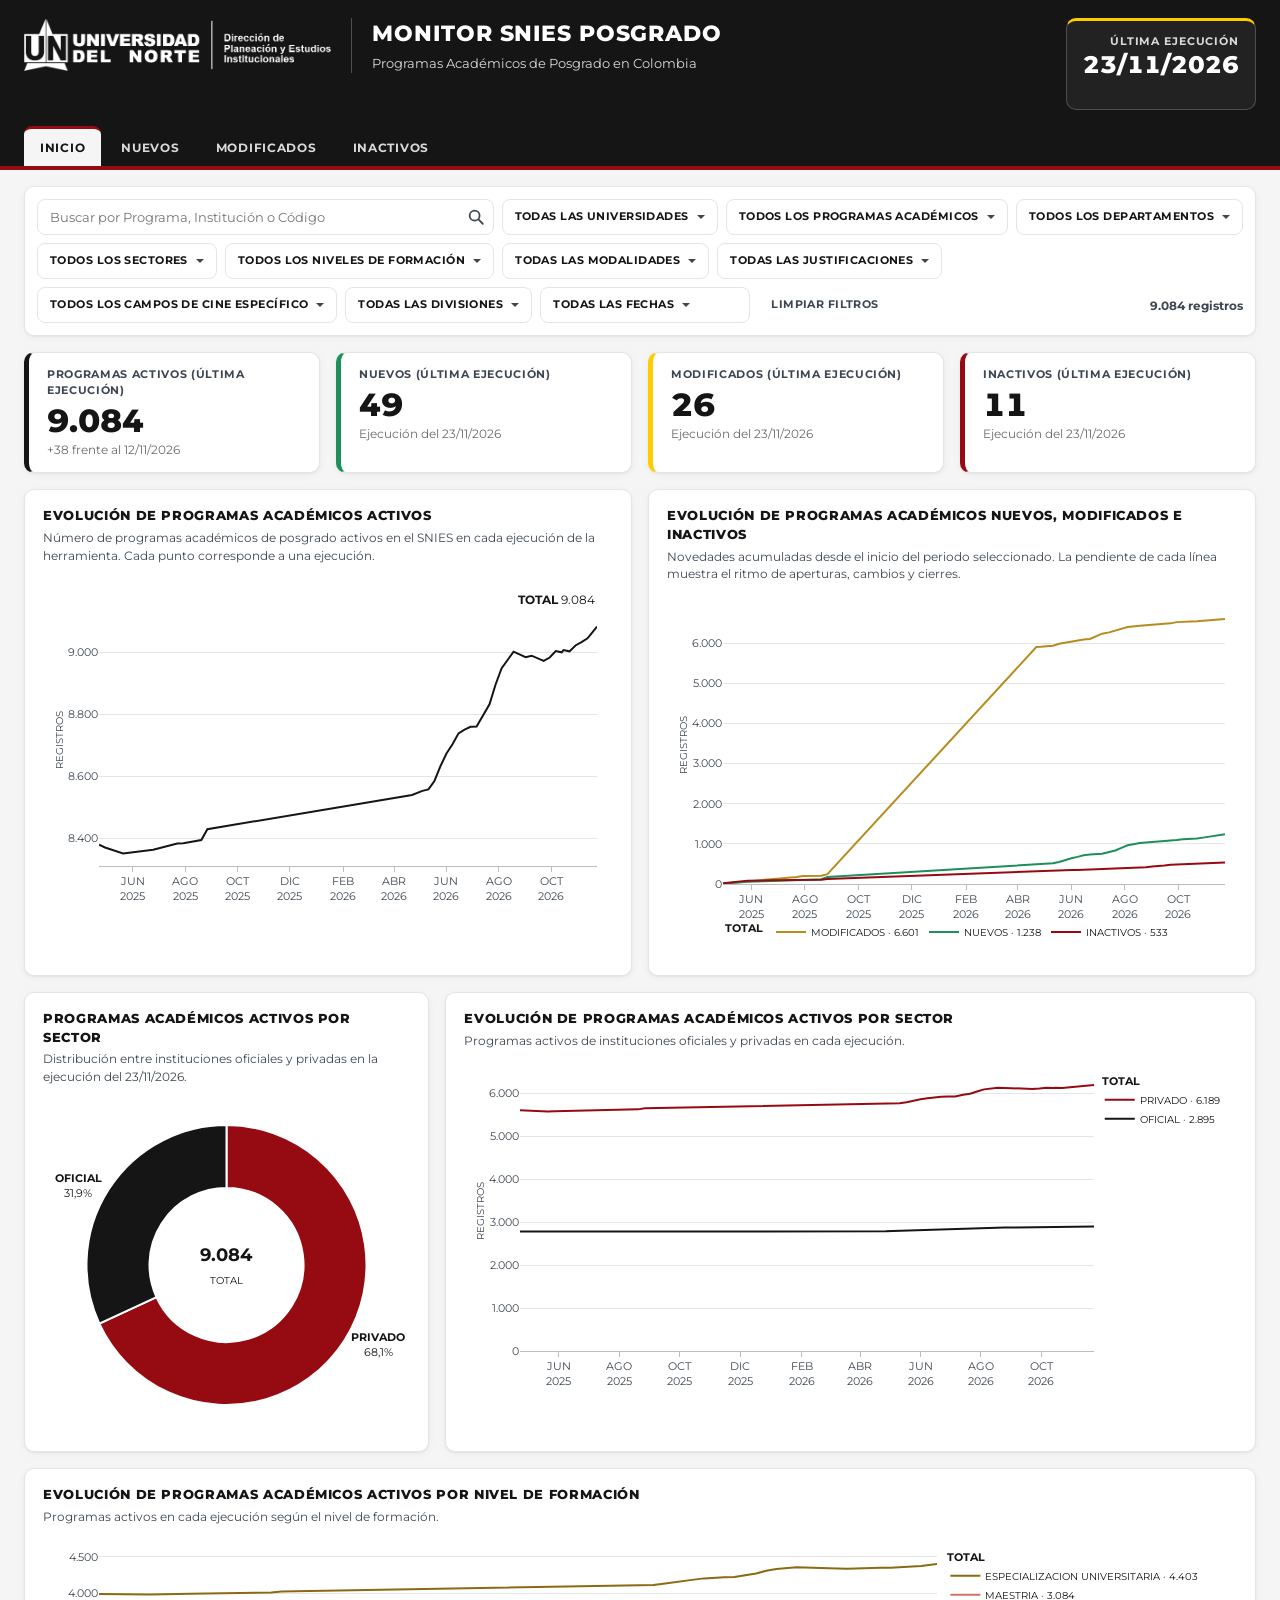
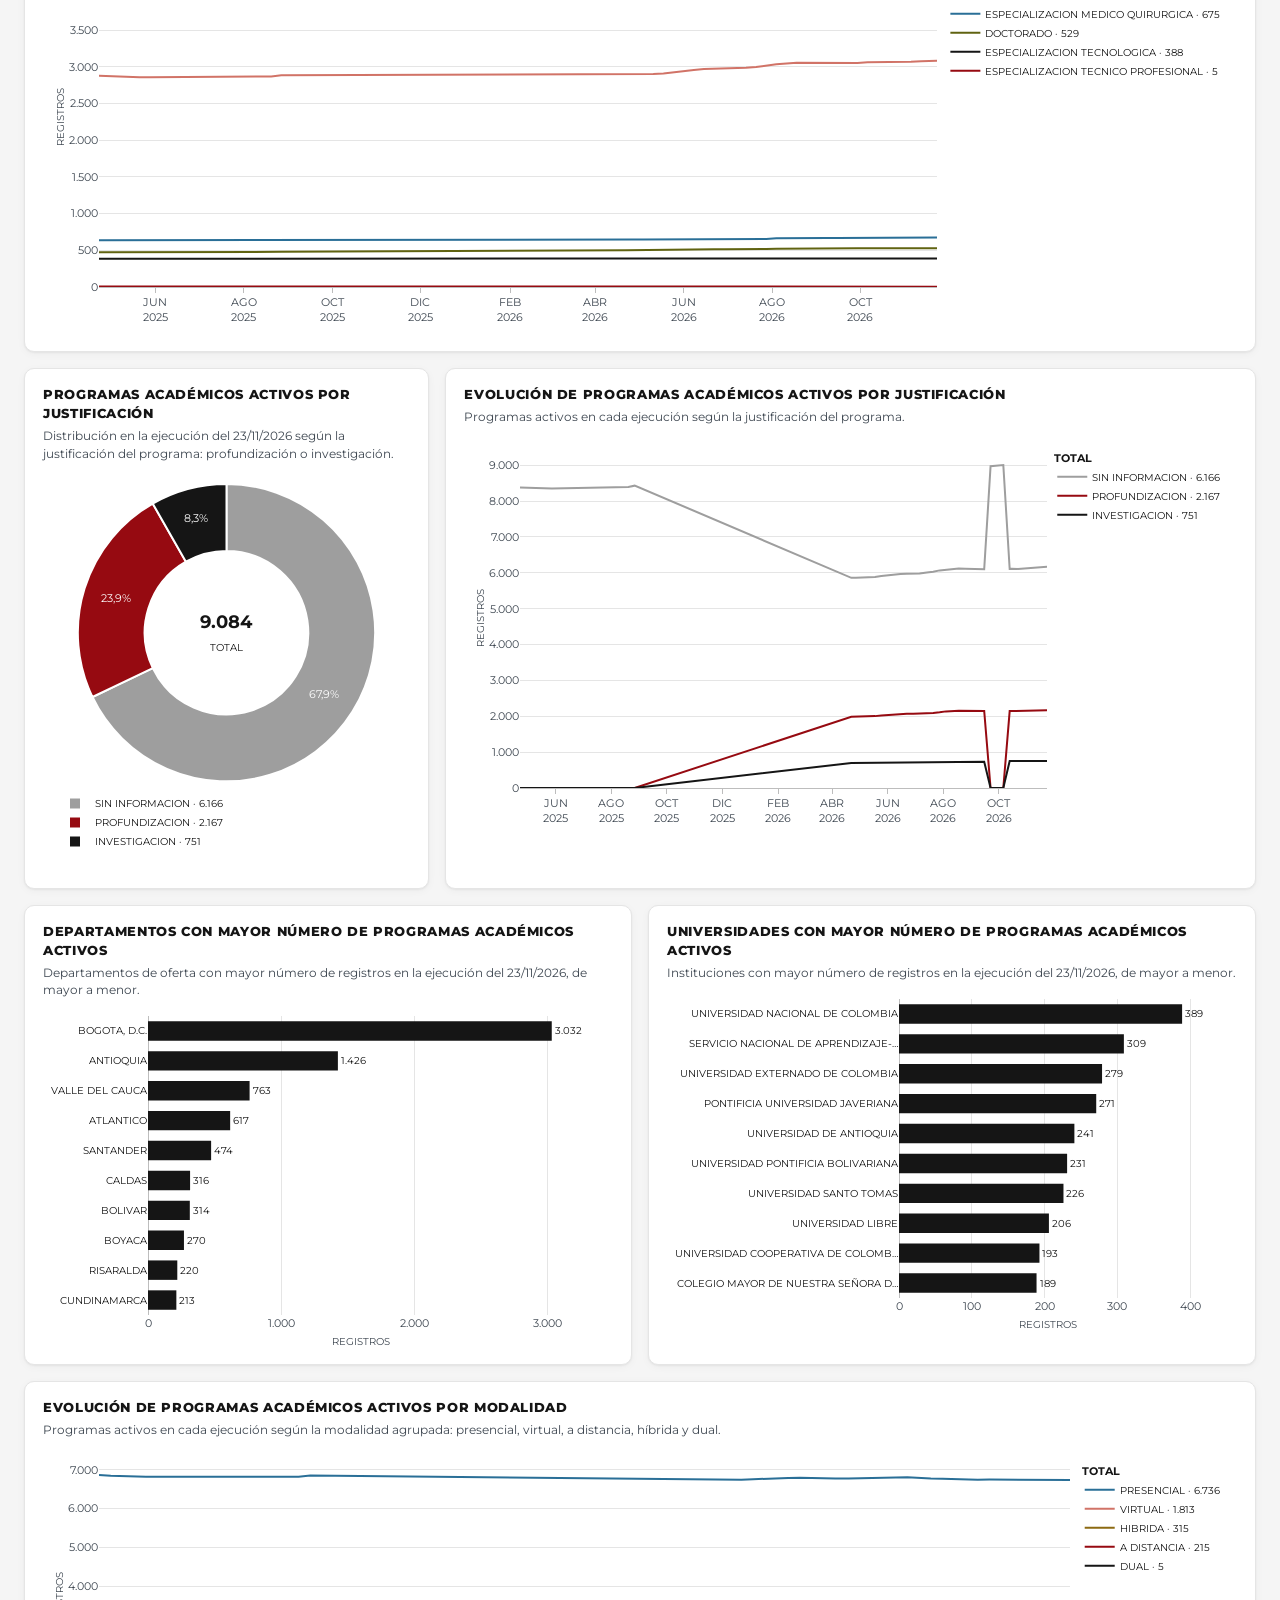
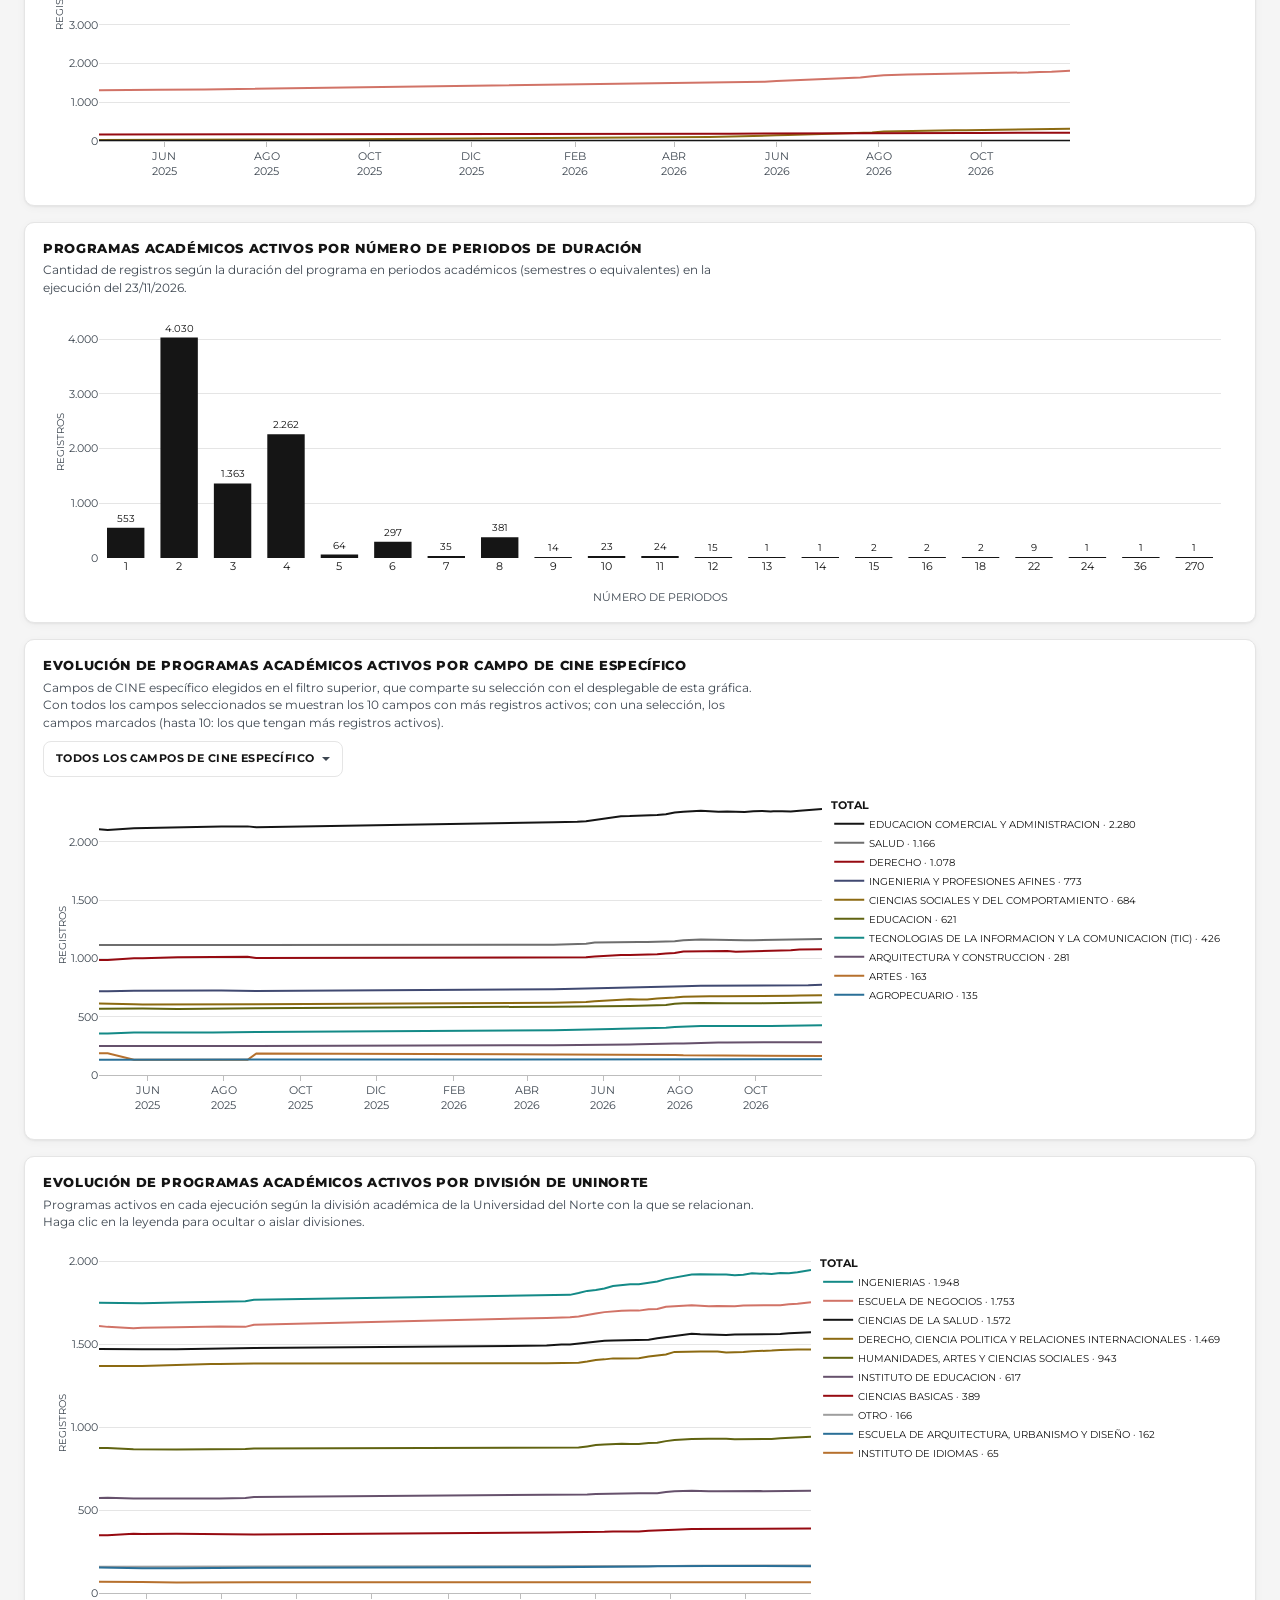
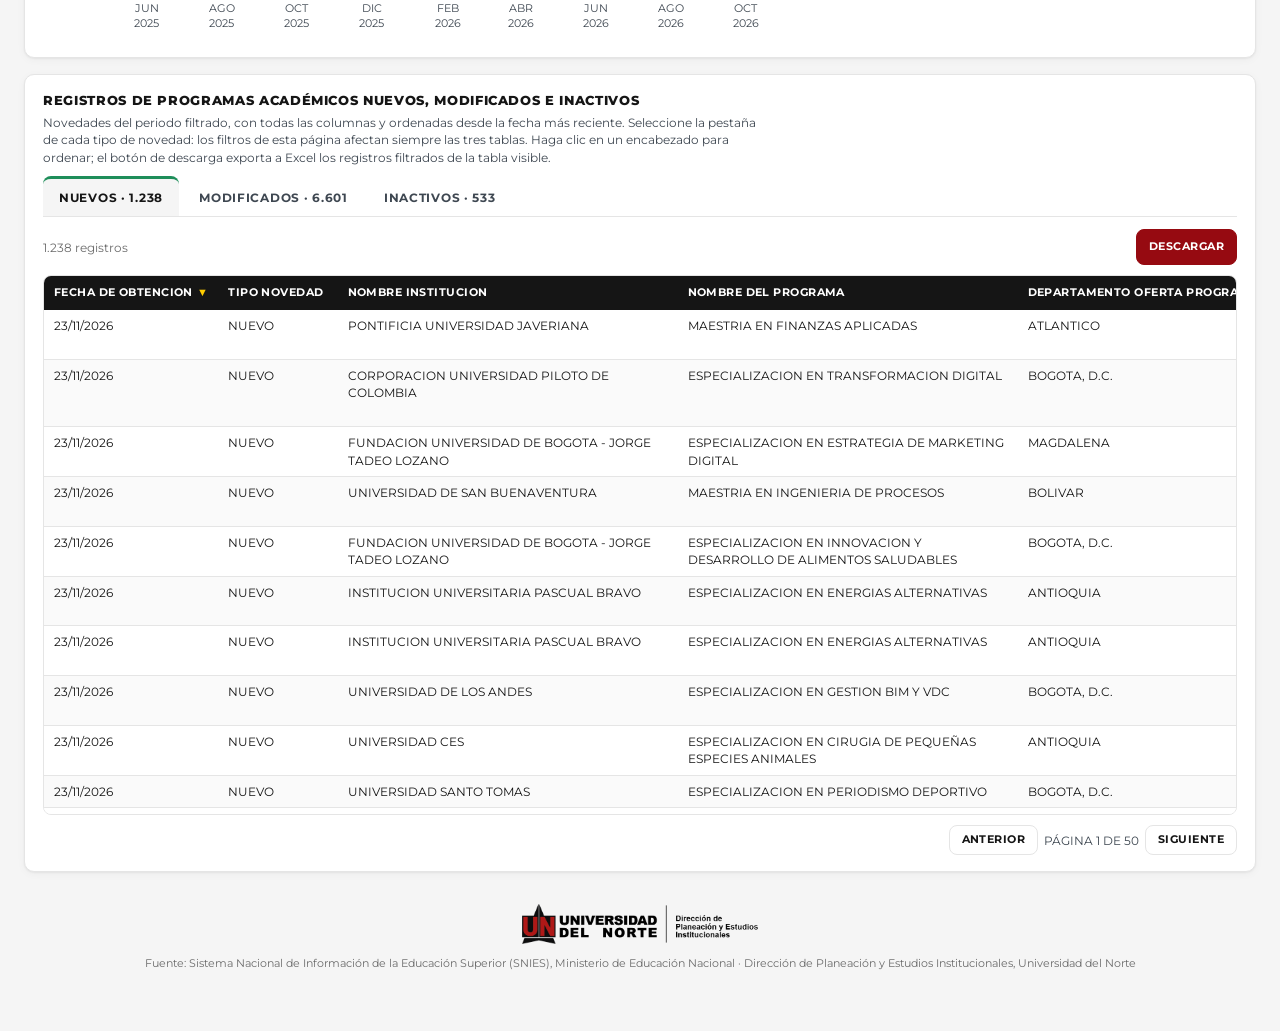
<file: docs/index.html>
<!doctype html>
<html lang="es">
<head>
  <meta charset="utf-8">
  <meta name="viewport" content="width=device-width, initial-scale=1">
  <meta http-equiv="Content-Security-Policy" content="default-src 'self'; script-src 'self' 'sha256-gjXxiS69dR/BRgSzjknAPkC+18MpMmNdqCZ+U6WG0dw='; style-src 'self' 'unsafe-inline'; img-src 'self' data: blob:; font-src 'self'; connect-src 'self'; worker-src 'self' blob:; object-src 'none'; base-uri 'self'; form-action 'none'">
  <title>PROGRAMAS ACADÉMICOS ACTIVOS</title>
  <meta name="description" content="Monitor de programas académicos de posgrado en Colombia (SNIES)">
  <meta name="referrer" content="strict-origin-when-cross-origin">
  <link rel="icon" href="assets/img/favicon-uninorte.ico" sizes="32x32">
  <link rel="preload" href="assets/fuentes/montserrat-latin.woff2" as="font" type="font/woff2" crossorigin>
  <link rel="stylesheet" href="assets/vendor/flatpickr/flatpickr.min.css?v=a67742a9db">
  <link rel="stylesheet" href="assets/estilos.css?v=6e487552b2">
  <script type="importmap">
    { "imports": {
      "write-excel-file/browser": "./assets/vendor/write-excel-file/browser/index.js",
      "fflate": "./assets/vendor/fflate/esm/browser.js"
    } }
  </script>
</head>
<body>
  <header class="encabezado">
    <div class="encabezado-int">
      <div class="enc-fila">
        <div class="enc-marca">
          <img class="enc-logo" src="assets/img/logo-uninorte-direccion-blanco.png" width="307" height="52" alt="Universidad del Norte">
          <div class="enc-textos">
            <h1 class="enc-titulo">MONITOR SNIES POSGRADO</h1>
          <p class="enc-sub">Programas Académicos de Posgrado en Colombia</p>
          </div>
        </div>
        <div class="enc-total"><div class="et">ÚLTIMA EJECUCIÓN</div><div class="ev" id="ultima">–</div><div class="es"></div></div>
      </div>
      <nav class="nav" aria-label="Apartados">
        <a href="index.html" class="activa" aria-current="page">INICIO</a>
        <a href="nuevos.html">NUEVOS</a>
        <a href="modificados.html">MODIFICADOS</a>
        <a href="inactivos.html">INACTIVOS</a>
      </nav>
    </div>
  </header>

  <main class="contenido">
    <div id="filtros"></div>

        <section class="kpis" aria-label="Indicadores de la última ejecución del periodo filtrado">
          <div class="kpi"><div class="kpi-et">PROGRAMAS ACTIVOS (ÚLTIMA EJECUCIÓN)</div><div class="kpi-v" id="k-activos">–</div><div class="kpi-s" id="k-activos-s"></div></div>
          <a class="kpi k-nuevos" href="nuevos.html"><div class="kpi-et">NUEVOS (ÚLTIMA EJECUCIÓN)</div><div class="kpi-v" id="k-nuevos">–</div><div class="kpi-s">Ejecución del <span data-fecha-ultima></span></div></a>
          <a class="kpi k-modificados" href="modificados.html"><div class="kpi-et">MODIFICADOS (ÚLTIMA EJECUCIÓN)</div><div class="kpi-v" id="k-modificados">–</div><div class="kpi-s">Ejecución del <span data-fecha-ultima></span></div></a>
          <a class="kpi k-inactivos" href="inactivos.html"><div class="kpi-et">INACTIVOS (ÚLTIMA EJECUCIÓN)</div><div class="kpi-v" id="k-inactivos">–</div><div class="kpi-s">Ejecución del <span data-fecha-ultima></span></div></a>
        </section>
    
    <div class="fila dos">
      <section class="tarjeta" aria-labelledby="t-g-activos">
        <h2 class="tarjeta-tit" id="t-g-activos">EVOLUCIÓN DE PROGRAMAS ACADÉMICOS ACTIVOS</h2>
        <p class="tarjeta-sub">Número de programas académicos de posgrado activos en el SNIES en cada ejecución de la herramienta. Cada punto corresponde a una ejecución.</p>
        <div class="grafica " id="g-activos" role="img" aria-label="Evolución de programas académicos activos"></div>
      </section>
      <section class="tarjeta" aria-labelledby="t-g-novedades">
        <h2 class="tarjeta-tit" id="t-g-novedades">EVOLUCIÓN DE PROGRAMAS ACADÉMICOS NUEVOS, MODIFICADOS E INACTIVOS</h2>
        <p class="tarjeta-sub">Novedades acumuladas desde el inicio del periodo seleccionado. La pendiente de cada línea muestra el ritmo de aperturas, cambios y cierres.</p>
        <div class="grafica " id="g-novedades" role="img" aria-label="Evolución de programas académicos nuevos, modificados e inactivos"></div>
      </section>
    </div>
    <div class="fila tercio">
      <section class="tarjeta" aria-labelledby="t-g-sector">
        <h2 class="tarjeta-tit" id="t-g-sector">PROGRAMAS ACADÉMICOS ACTIVOS POR SECTOR</h2>
        <p class="tarjeta-sub">Distribución entre instituciones oficiales y privadas en la ejecución del <span data-fecha-corte></span>.</p>
        <div class="grafica " id="g-sector" role="img" aria-label="Programas académicos activos por sector"></div>
      </section>
      <section class="tarjeta" aria-labelledby="t-g-sector-evol">
        <h2 class="tarjeta-tit" id="t-g-sector-evol">EVOLUCIÓN DE PROGRAMAS ACADÉMICOS ACTIVOS POR SECTOR</h2>
        <p class="tarjeta-sub">Programas activos de instituciones oficiales y privadas en cada ejecución.</p>
        <div class="grafica " id="g-sector-evol" role="img" aria-label="Evolución de programas académicos activos por sector"></div>
      </section>
    </div>
    <div class="fila">
      <section class="tarjeta" aria-labelledby="t-g-nivel-evol">
        <h2 class="tarjeta-tit" id="t-g-nivel-evol">EVOLUCIÓN DE PROGRAMAS ACADÉMICOS ACTIVOS POR NIVEL DE FORMACIÓN</h2>
        <p class="tarjeta-sub">Programas activos en cada ejecución según el nivel de formación.</p>
        <div class="grafica alta" id="g-nivel-evol" role="img" aria-label="Evolución de programas académicos activos por nivel de formación"></div>
      </section>
    </div>
    <div class="fila tercio">
      <section class="tarjeta" aria-labelledby="t-g-justificacion">
        <h2 class="tarjeta-tit" id="t-g-justificacion">PROGRAMAS ACADÉMICOS ACTIVOS POR JUSTIFICACIÓN</h2>
        <p class="tarjeta-sub">Distribución en la ejecución del <span data-fecha-corte></span> según la justificación del programa: profundización o investigación.</p>
        <div class="grafica alta" id="g-justificacion" role="img" aria-label="Programas académicos activos por justificación"></div>
      </section>
      <section class="tarjeta" aria-labelledby="t-g-justificacion-evol">
        <h2 class="tarjeta-tit" id="t-g-justificacion-evol">EVOLUCIÓN DE PROGRAMAS ACADÉMICOS ACTIVOS POR JUSTIFICACIÓN</h2>
        <p class="tarjeta-sub">Programas activos en cada ejecución según la justificación del programa.</p>
        <div class="grafica alta" id="g-justificacion-evol" role="img" aria-label="Evolución de programas académicos activos por justificación"></div>
      </section>
    </div>
    <div class="fila dos">
      <section class="tarjeta" aria-labelledby="t-g-deptos">
        <h2 class="tarjeta-tit" id="t-g-deptos">DEPARTAMENTOS CON MAYOR NÚMERO DE PROGRAMAS ACADÉMICOS ACTIVOS</h2>
        <p class="tarjeta-sub">Departamentos de oferta con mayor número de registros en la ejecución del <span data-fecha-corte></span>, de mayor a menor.</p>
        <div class="grafica " id="g-deptos" role="img" aria-label="Departamentos con mayor número de programas académicos activos"></div>
      </section>
      <section class="tarjeta" aria-labelledby="t-g-univ">
        <h2 class="tarjeta-tit" id="t-g-univ">UNIVERSIDADES CON MAYOR NÚMERO DE PROGRAMAS ACADÉMICOS ACTIVOS</h2>
        <p class="tarjeta-sub">Instituciones con mayor número de registros en la ejecución del <span data-fecha-corte></span>, de mayor a menor.</p>
        <div class="grafica " id="g-univ" role="img" aria-label="Universidades con mayor número de programas académicos activos"></div>
      </section>
    </div>
    <div class="fila">
      <section class="tarjeta" aria-labelledby="t-g-modalidad">
        <h2 class="tarjeta-tit" id="t-g-modalidad">EVOLUCIÓN DE PROGRAMAS ACADÉMICOS ACTIVOS POR MODALIDAD</h2>
        <p class="tarjeta-sub">Programas activos en cada ejecución según la modalidad agrupada: presencial, virtual, a distancia, híbrida y dual.</p>
        <div class="grafica " id="g-modalidad" role="img" aria-label="Evolución de programas académicos activos por modalidad"></div>
      </section>
    </div>
    <div class="fila">
      <section class="tarjeta" aria-labelledby="t-g-periodos">
        <h2 class="tarjeta-tit" id="t-g-periodos">PROGRAMAS ACADÉMICOS ACTIVOS POR NÚMERO DE PERIODOS DE DURACIÓN</h2>
        <p class="tarjeta-sub">Cantidad de registros según la duración del programa en periodos académicos (semestres o equivalentes) en la ejecución del <span data-fecha-corte></span>.</p>
        <div class="grafica baja" id="g-periodos" role="img" aria-label="Programas académicos activos por número de periodos de duración"></div>
      </section>
    </div>
    <div class="fila">
      <section class="tarjeta" aria-labelledby="t-g-cine">
        <h2 class="tarjeta-tit" id="t-g-cine">EVOLUCIÓN DE PROGRAMAS ACADÉMICOS ACTIVOS POR CAMPO DE CINE ESPECÍFICO</h2>
        <p class="tarjeta-sub">Campos de CINE específico elegidos en el filtro superior, que comparte su selección con el desplegable de esta gráfica. Con todos los campos seleccionados se muestran los 10 campos con más registros activos; con una selección, los campos marcados (hasta 10: los que tengan más registros activos).</p>
        <div id="cine-ctrl"></div>
        <div class="grafica " id="g-cine" role="img" aria-label="Evolución de programas académicos activos por campo de cine específico"></div>
      </section>
    </div>
    <div class="fila">
      <section class="tarjeta" aria-labelledby="t-g-division">
        <h2 class="tarjeta-tit" id="t-g-division">EVOLUCIÓN DE PROGRAMAS ACADÉMICOS ACTIVOS POR DIVISIÓN DE UNINORTE</h2>
        <p class="tarjeta-sub">Programas activos en cada ejecución según la división académica de la Universidad del Norte con la que se relacionan. Haga clic en la leyenda para ocultar o aislar divisiones.</p>
        <div class="grafica alta" id="g-division" role="img" aria-label="Evolución de programas académicos activos por división de uninorte"></div>
      </section>
    </div>
    <section class="tarjeta" aria-labelledby="t-novedades">
      <h2 class="tarjeta-tit" id="t-novedades">REGISTROS DE PROGRAMAS ACADÉMICOS NUEVOS, MODIFICADOS E INACTIVOS</h2>
      <p class="tarjeta-sub">Novedades del periodo filtrado, con todas las columnas y ordenadas desde la fecha más reciente. Seleccione la pestaña de cada tipo de novedad: los filtros de esta página afectan siempre las tres tablas. Haga clic en un encabezado para ordenar; el botón de descarga exporta a Excel los registros filtrados de la tabla visible.</p>
      <div class="tabs" role="tablist" aria-label="Tipo de novedad"><button type="button" role="tab" class="tab t-nuevos" id="tab-nuevos" data-tab="nuevos" aria-controls="panel-nuevos" aria-selected="true" tabindex="0">NUEVOS · <span data-n-tab="nuevos">–</span></button><button type="button" role="tab" class="tab t-modificados" id="tab-modificados" data-tab="modificados" aria-controls="panel-modificados" aria-selected="false" tabindex="-1">MODIFICADOS · <span data-n-tab="modificados">–</span></button><button type="button" role="tab" class="tab t-inactivos" id="tab-inactivos" data-tab="inactivos" aria-controls="panel-inactivos" aria-selected="false" tabindex="-1">INACTIVOS · <span data-n-tab="inactivos">–</span></button></div>
      <div role="tabpanel" id="panel-nuevos" aria-labelledby="tab-nuevos"><div id="tabla-nuevos"></div></div>
      <div role="tabpanel" id="panel-modificados" aria-labelledby="tab-modificados" hidden><div id="tabla-modificados"></div></div>
      <div role="tabpanel" id="panel-inactivos" aria-labelledby="tab-inactivos" hidden><div id="tabla-inactivos"></div></div>
    </section>
    <img class="pie-logo" src="assets/img/logo-uninorte-direccion-principal.png" width="237" height="40" alt="Universidad del Norte">
    <p class="pie-pagina">Fuente: Sistema Nacional de Información de la Educación Superior (SNIES), Ministerio de Educación Nacional · Dirección de Planeación y Estudios Institucionales, Universidad del Norte</p>
  </main>

  <script src="assets/vendor/plotly/plotly.min.js?v=de3be007a2"></script>
  <script src="assets/vendor/flatpickr/flatpickr.min.js?v=bd04bb4978"></script>
  <script src="assets/vendor/flatpickr/l10n/es.min.js?v=dac7fd9270"></script>
  <script src="data/comun.js?v=8a124df360"></script>
  <script src="data/activos.js?v=e10e5ea0d1"></script>
  <script src="data/nuevos.js?v=2b73b69433"></script>
  <script src="data/modificados.js?v=761796a220"></script>
  <script src="data/inactivos.js?v=8125e4d98d"></script>
  <script src="assets/app.js?v=22cbdebdaf"></script>
  <script src="assets/inicio.js?v=ee495f18a7"></script>
</body>
</html>
</file>
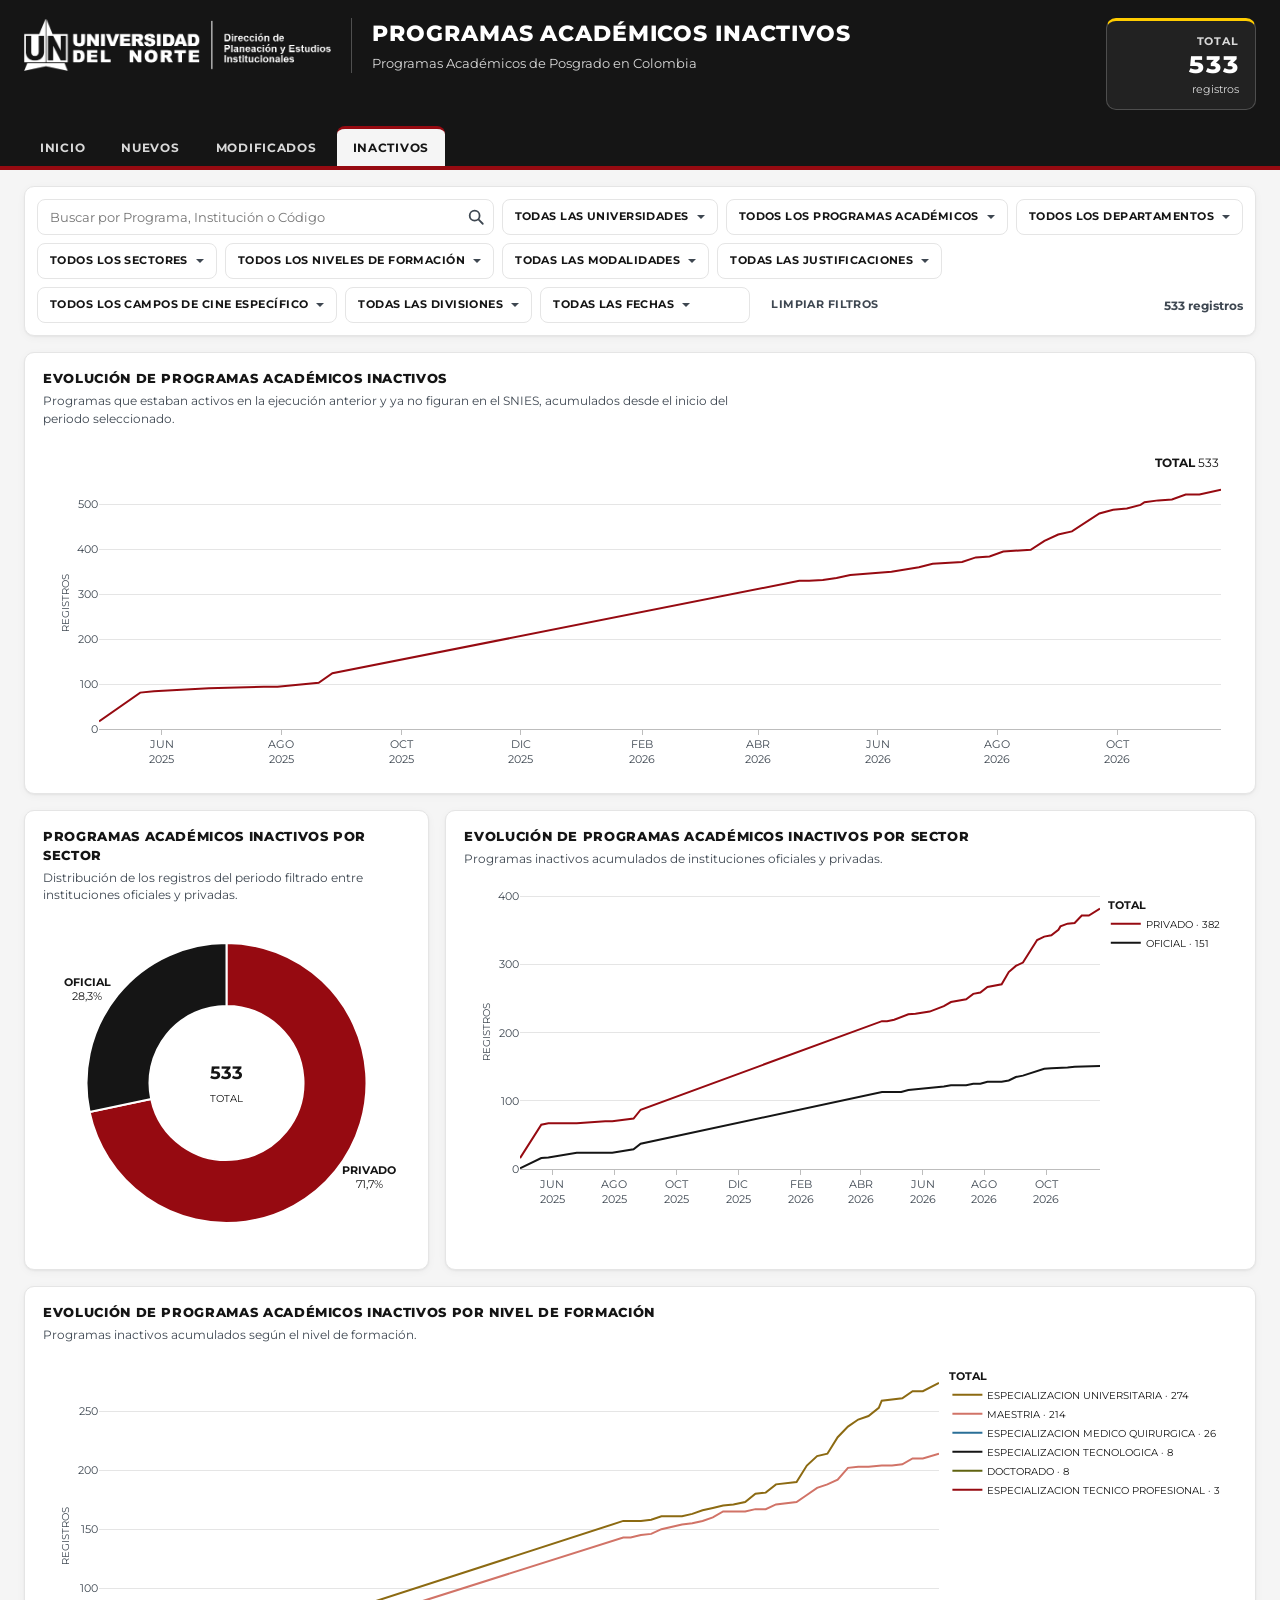
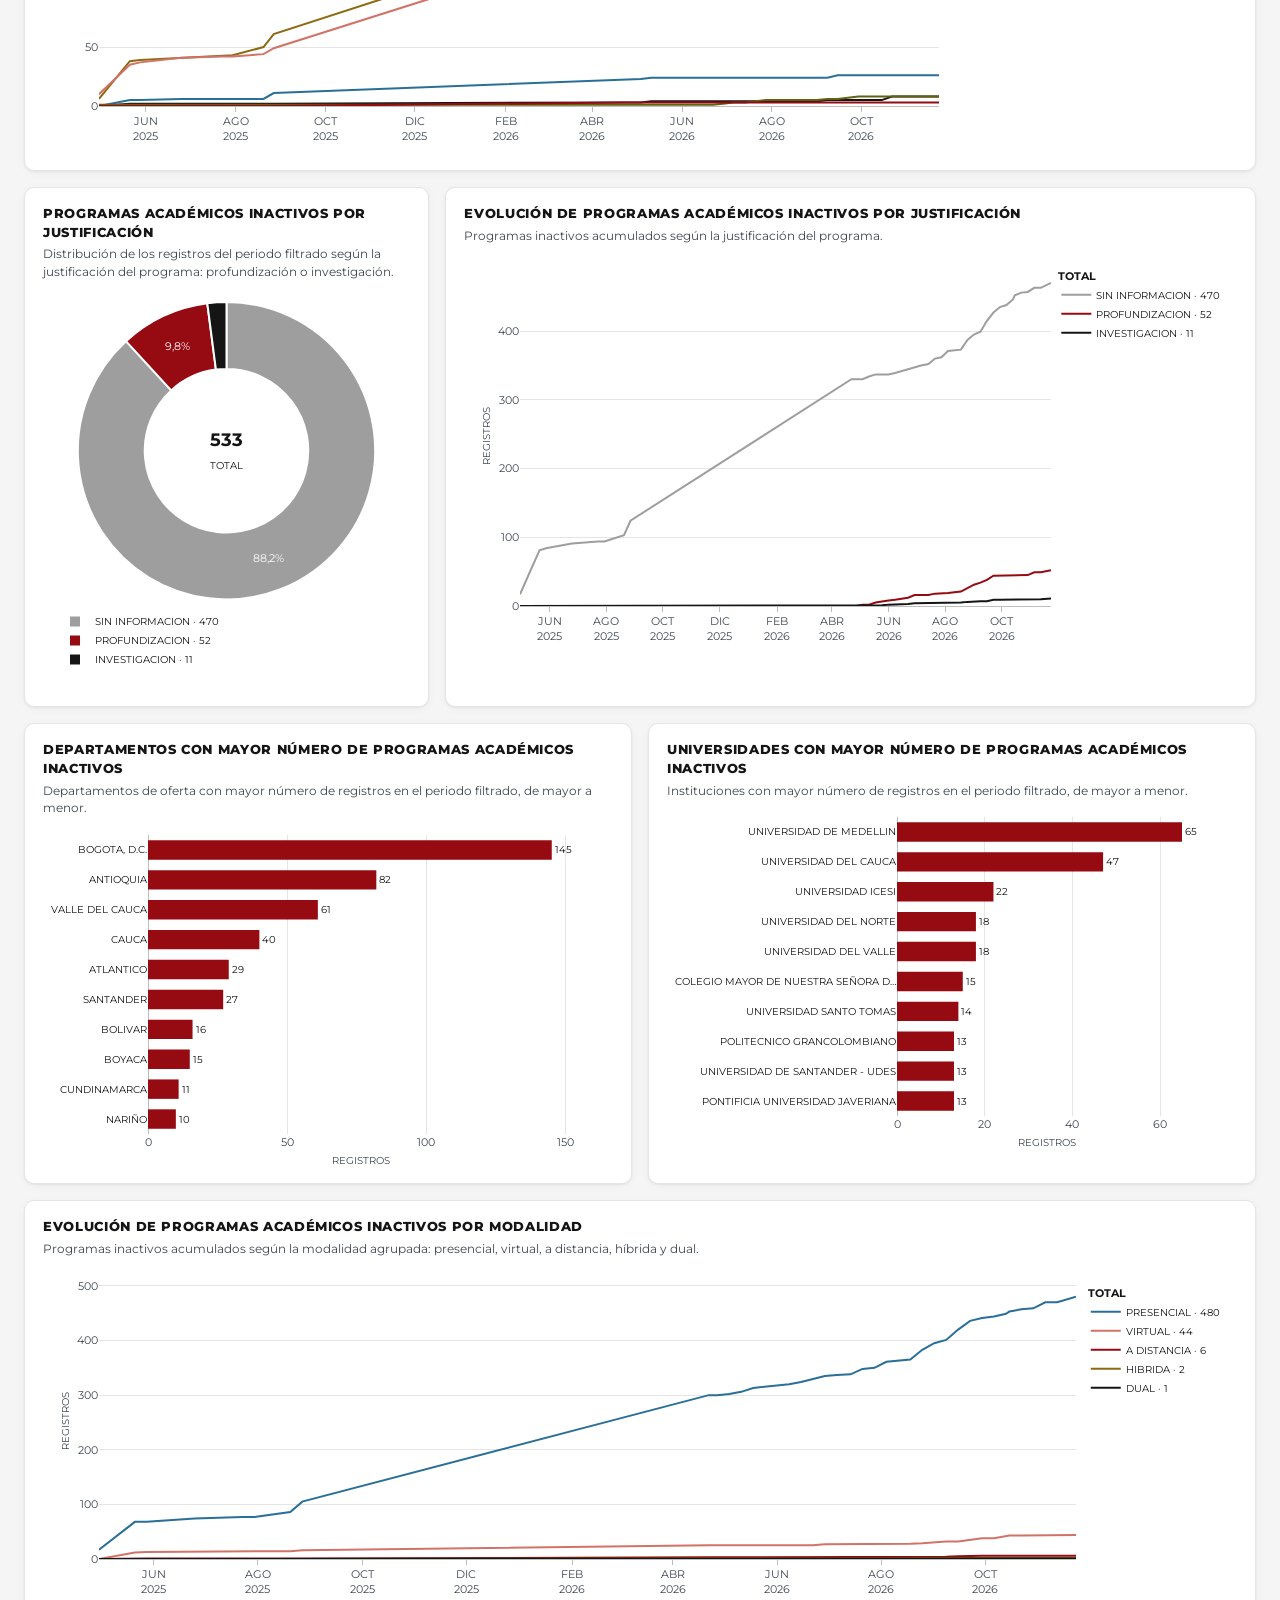
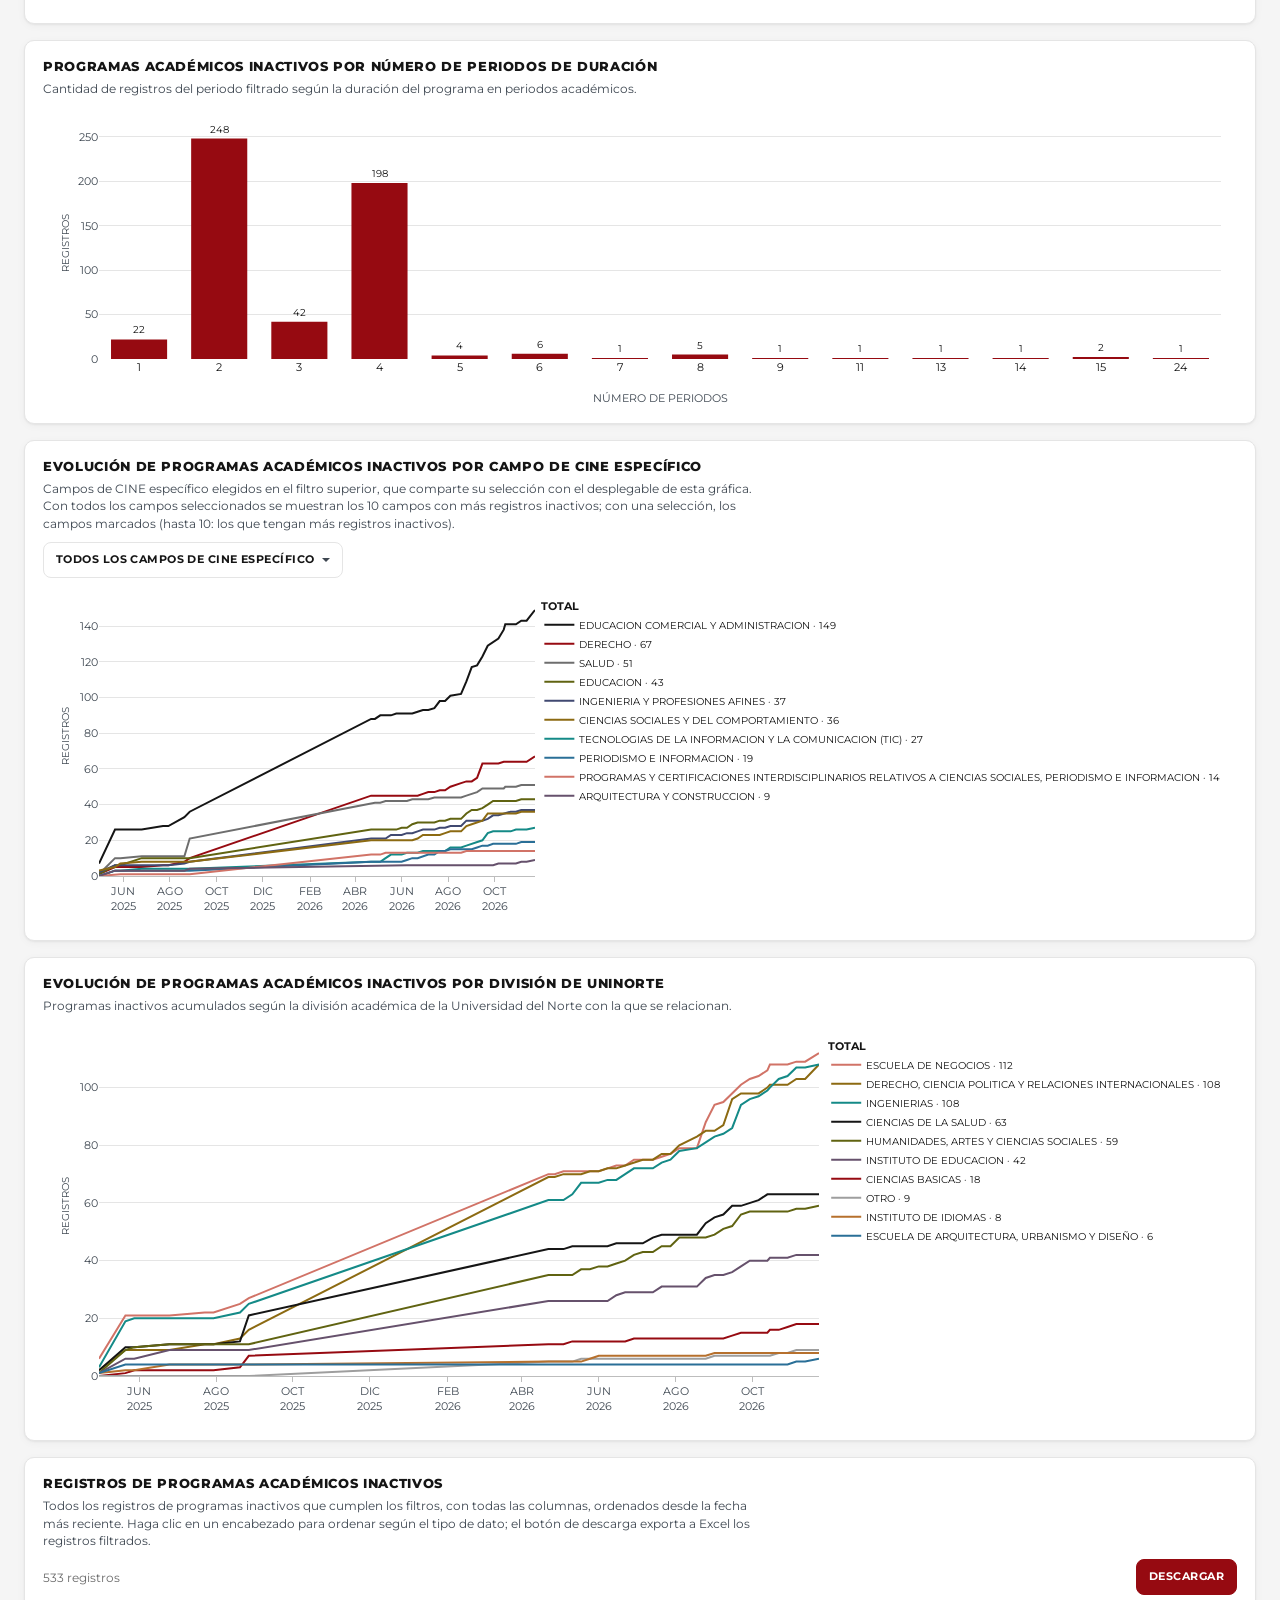
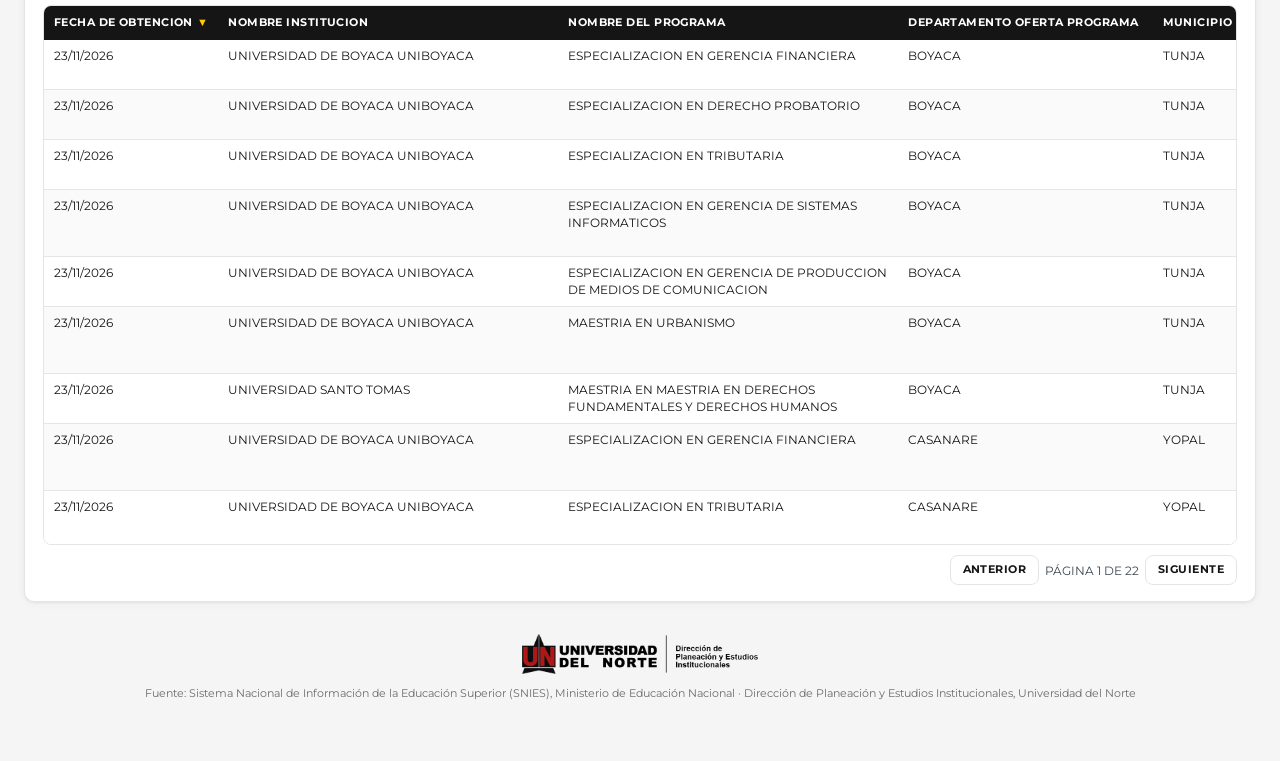
<file: docs/inactivos.html>
<!doctype html>
<html lang="es">
<head>
  <meta charset="utf-8">
  <meta name="viewport" content="width=device-width, initial-scale=1">
  <meta http-equiv="Content-Security-Policy" content="default-src 'self'; script-src 'self' 'sha256-gjXxiS69dR/BRgSzjknAPkC+18MpMmNdqCZ+U6WG0dw='; style-src 'self' 'unsafe-inline'; img-src 'self' data: blob:; font-src 'self'; connect-src 'self'; worker-src 'self' blob:; object-src 'none'; base-uri 'self'; form-action 'none'">
  <title>PROGRAMAS ACADÉMICOS INACTIVOS</title>
  <meta name="description" content="Programas académicos inactivos · Monitor SNIES de programas académicos de posgrado">
  <meta name="referrer" content="strict-origin-when-cross-origin">
  <link rel="icon" href="assets/img/favicon-uninorte.ico" sizes="32x32">
  <link rel="preload" href="assets/fuentes/montserrat-latin.woff2" as="font" type="font/woff2" crossorigin>
  <link rel="stylesheet" href="assets/vendor/flatpickr/flatpickr.min.css?v=a67742a9db">
  <link rel="stylesheet" href="assets/estilos.css?v=6e487552b2">
  <script type="importmap">
    { "imports": {
      "write-excel-file/browser": "./assets/vendor/write-excel-file/browser/index.js",
      "fflate": "./assets/vendor/fflate/esm/browser.js"
    } }
  </script>
</head>
<body data-tipo="inactivos">
  <header class="encabezado">
    <div class="encabezado-int">
      <div class="enc-fila">
        <div class="enc-marca">
          <img class="enc-logo" src="assets/img/logo-uninorte-direccion-blanco.png" width="307" height="52" alt="Universidad del Norte">
          <div class="enc-textos">
            <h1 class="enc-titulo">PROGRAMAS ACADÉMICOS INACTIVOS</h1>
          <p class="enc-sub">Programas Académicos de Posgrado en Colombia</p>
          </div>
        </div>
        <div class="enc-total" aria-live="polite"><div class="et">TOTAL</div><div class="ev" id="total">–</div><div class="es" id="total-s"></div></div>
      </div>
      <nav class="nav" aria-label="Apartados">
        <a href="index.html">INICIO</a>
        <a href="nuevos.html">NUEVOS</a>
        <a href="modificados.html">MODIFICADOS</a>
        <a href="inactivos.html" class="activa" aria-current="page">INACTIVOS</a>
      </nav>
    </div>
  </header>

  <main class="contenido">
    <div id="filtros"></div>

    <div class="fila">
      <section class="tarjeta" aria-labelledby="t-g-evolucion">
        <h2 class="tarjeta-tit" id="t-g-evolucion">EVOLUCIÓN DE PROGRAMAS ACADÉMICOS INACTIVOS</h2>
        <p class="tarjeta-sub">Programas que estaban activos en la ejecución anterior y ya no figuran en el SNIES, acumulados desde el inicio del periodo seleccionado.</p>
        <div class="grafica " id="g-evolucion" role="img" aria-label="Evolución de programas académicos inactivos"></div>
      </section>
    </div>
    <div class="fila tercio">
      <section class="tarjeta" aria-labelledby="t-g-sector">
        <h2 class="tarjeta-tit" id="t-g-sector">PROGRAMAS ACADÉMICOS INACTIVOS POR SECTOR</h2>
        <p class="tarjeta-sub">Distribución de los registros del periodo filtrado entre instituciones oficiales y privadas.</p>
        <div class="grafica " id="g-sector" role="img" aria-label="Programas académicos inactivos por sector"></div>
      </section>
      <section class="tarjeta" aria-labelledby="t-g-sector-evol">
        <h2 class="tarjeta-tit" id="t-g-sector-evol">EVOLUCIÓN DE PROGRAMAS ACADÉMICOS INACTIVOS POR SECTOR</h2>
        <p class="tarjeta-sub">Programas inactivos acumulados de instituciones oficiales y privadas.</p>
        <div class="grafica " id="g-sector-evol" role="img" aria-label="Evolución de programas académicos inactivos por sector"></div>
      </section>
    </div>
    <div class="fila">
      <section class="tarjeta" aria-labelledby="t-g-nivel-evol">
        <h2 class="tarjeta-tit" id="t-g-nivel-evol">EVOLUCIÓN DE PROGRAMAS ACADÉMICOS INACTIVOS POR NIVEL DE FORMACIÓN</h2>
        <p class="tarjeta-sub">Programas inactivos acumulados según el nivel de formación.</p>
        <div class="grafica alta" id="g-nivel-evol" role="img" aria-label="Evolución de programas académicos inactivos por nivel de formación"></div>
      </section>
    </div>
    <div class="fila tercio">
      <section class="tarjeta" aria-labelledby="t-g-justificacion">
        <h2 class="tarjeta-tit" id="t-g-justificacion">PROGRAMAS ACADÉMICOS INACTIVOS POR JUSTIFICACIÓN</h2>
        <p class="tarjeta-sub">Distribución de los registros del periodo filtrado según la justificación del programa: profundización o investigación.</p>
        <div class="grafica alta" id="g-justificacion" role="img" aria-label="Programas académicos inactivos por justificación"></div>
      </section>
      <section class="tarjeta" aria-labelledby="t-g-justificacion-evol">
        <h2 class="tarjeta-tit" id="t-g-justificacion-evol">EVOLUCIÓN DE PROGRAMAS ACADÉMICOS INACTIVOS POR JUSTIFICACIÓN</h2>
        <p class="tarjeta-sub">Programas inactivos acumulados según la justificación del programa.</p>
        <div class="grafica alta" id="g-justificacion-evol" role="img" aria-label="Evolución de programas académicos inactivos por justificación"></div>
      </section>
    </div>
    <div class="fila dos">
      <section class="tarjeta" aria-labelledby="t-g-deptos">
        <h2 class="tarjeta-tit" id="t-g-deptos">DEPARTAMENTOS CON MAYOR NÚMERO DE PROGRAMAS ACADÉMICOS INACTIVOS</h2>
        <p class="tarjeta-sub">Departamentos de oferta con mayor número de registros en el periodo filtrado, de mayor a menor.</p>
        <div class="grafica " id="g-deptos" role="img" aria-label="Departamentos con mayor número de programas académicos inactivos"></div>
      </section>
      <section class="tarjeta" aria-labelledby="t-g-instituciones">
        <h2 class="tarjeta-tit" id="t-g-instituciones">UNIVERSIDADES CON MAYOR NÚMERO DE PROGRAMAS ACADÉMICOS INACTIVOS</h2>
        <p class="tarjeta-sub">Instituciones con mayor número de registros en el periodo filtrado, de mayor a menor.</p>
        <div class="grafica " id="g-instituciones" role="img" aria-label="Universidades con mayor número de programas académicos inactivos"></div>
      </section>
    </div>
    <div class="fila">
      <section class="tarjeta" aria-labelledby="t-g-modalidad">
        <h2 class="tarjeta-tit" id="t-g-modalidad">EVOLUCIÓN DE PROGRAMAS ACADÉMICOS INACTIVOS POR MODALIDAD</h2>
        <p class="tarjeta-sub">Programas inactivos acumulados según la modalidad agrupada: presencial, virtual, a distancia, híbrida y dual.</p>
        <div class="grafica " id="g-modalidad" role="img" aria-label="Evolución de programas académicos inactivos por modalidad"></div>
      </section>
    </div>
    <div class="fila">
      <section class="tarjeta" aria-labelledby="t-g-periodos">
        <h2 class="tarjeta-tit" id="t-g-periodos">PROGRAMAS ACADÉMICOS INACTIVOS POR NÚMERO DE PERIODOS DE DURACIÓN</h2>
        <p class="tarjeta-sub">Cantidad de registros del periodo filtrado según la duración del programa en periodos académicos.</p>
        <div class="grafica baja" id="g-periodos" role="img" aria-label="Programas académicos inactivos por número de periodos de duración"></div>
      </section>
    </div>
    <div class="fila">
      <section class="tarjeta" aria-labelledby="t-g-cine">
        <h2 class="tarjeta-tit" id="t-g-cine">EVOLUCIÓN DE PROGRAMAS ACADÉMICOS INACTIVOS POR CAMPO DE CINE ESPECÍFICO</h2>
        <p class="tarjeta-sub">Campos de CINE específico elegidos en el filtro superior, que comparte su selección con el desplegable de esta gráfica. Con todos los campos seleccionados se muestran los 10 campos con más registros inactivos; con una selección, los campos marcados (hasta 10: los que tengan más registros inactivos).</p>
        <div id="cine-ctrl"></div>
        <div class="grafica " id="g-cine" role="img" aria-label="Evolución de programas académicos inactivos por campo de cine específico"></div>
      </section>
    </div>
    <div class="fila">
      <section class="tarjeta" aria-labelledby="t-g-division">
        <h2 class="tarjeta-tit" id="t-g-division">EVOLUCIÓN DE PROGRAMAS ACADÉMICOS INACTIVOS POR DIVISIÓN DE UNINORTE</h2>
        <p class="tarjeta-sub">Programas inactivos acumulados según la división académica de la Universidad del Norte con la que se relacionan.</p>
        <div class="grafica alta" id="g-division" role="img" aria-label="Evolución de programas académicos inactivos por división de uninorte"></div>
      </section>
    </div>
    <section class="tarjeta" aria-labelledby="t-tabla">
      <h2 class="tarjeta-tit" id="t-tabla">REGISTROS DE PROGRAMAS ACADÉMICOS INACTIVOS</h2>
      <p class="tarjeta-sub">Todos los registros de programas inactivos que cumplen los filtros, con todas las columnas, ordenados desde la fecha más reciente. Haga clic en un encabezado para ordenar según el tipo de dato; el botón de descarga exporta a Excel los registros filtrados.</p>
      <div id="tabla"></div>
    </section>
    <img class="pie-logo" src="assets/img/logo-uninorte-direccion-principal.png" width="237" height="40" alt="Universidad del Norte">
    <p class="pie-pagina">Fuente: Sistema Nacional de Información de la Educación Superior (SNIES), Ministerio de Educación Nacional · Dirección de Planeación y Estudios Institucionales, Universidad del Norte</p>
  </main>

  <script src="assets/vendor/plotly/plotly.min.js?v=de3be007a2"></script>
  <script src="assets/vendor/flatpickr/flatpickr.min.js?v=bd04bb4978"></script>
  <script src="assets/vendor/flatpickr/l10n/es.min.js?v=dac7fd9270"></script>
  <script src="data/comun.js?v=8a124df360"></script>
  <script src="data/inactivos.js?v=8125e4d98d"></script>
  <script src="assets/app.js?v=22cbdebdaf"></script>
  <script src="assets/detalle.js?v=d9b440f625"></script>
</body>
</html>
</file>
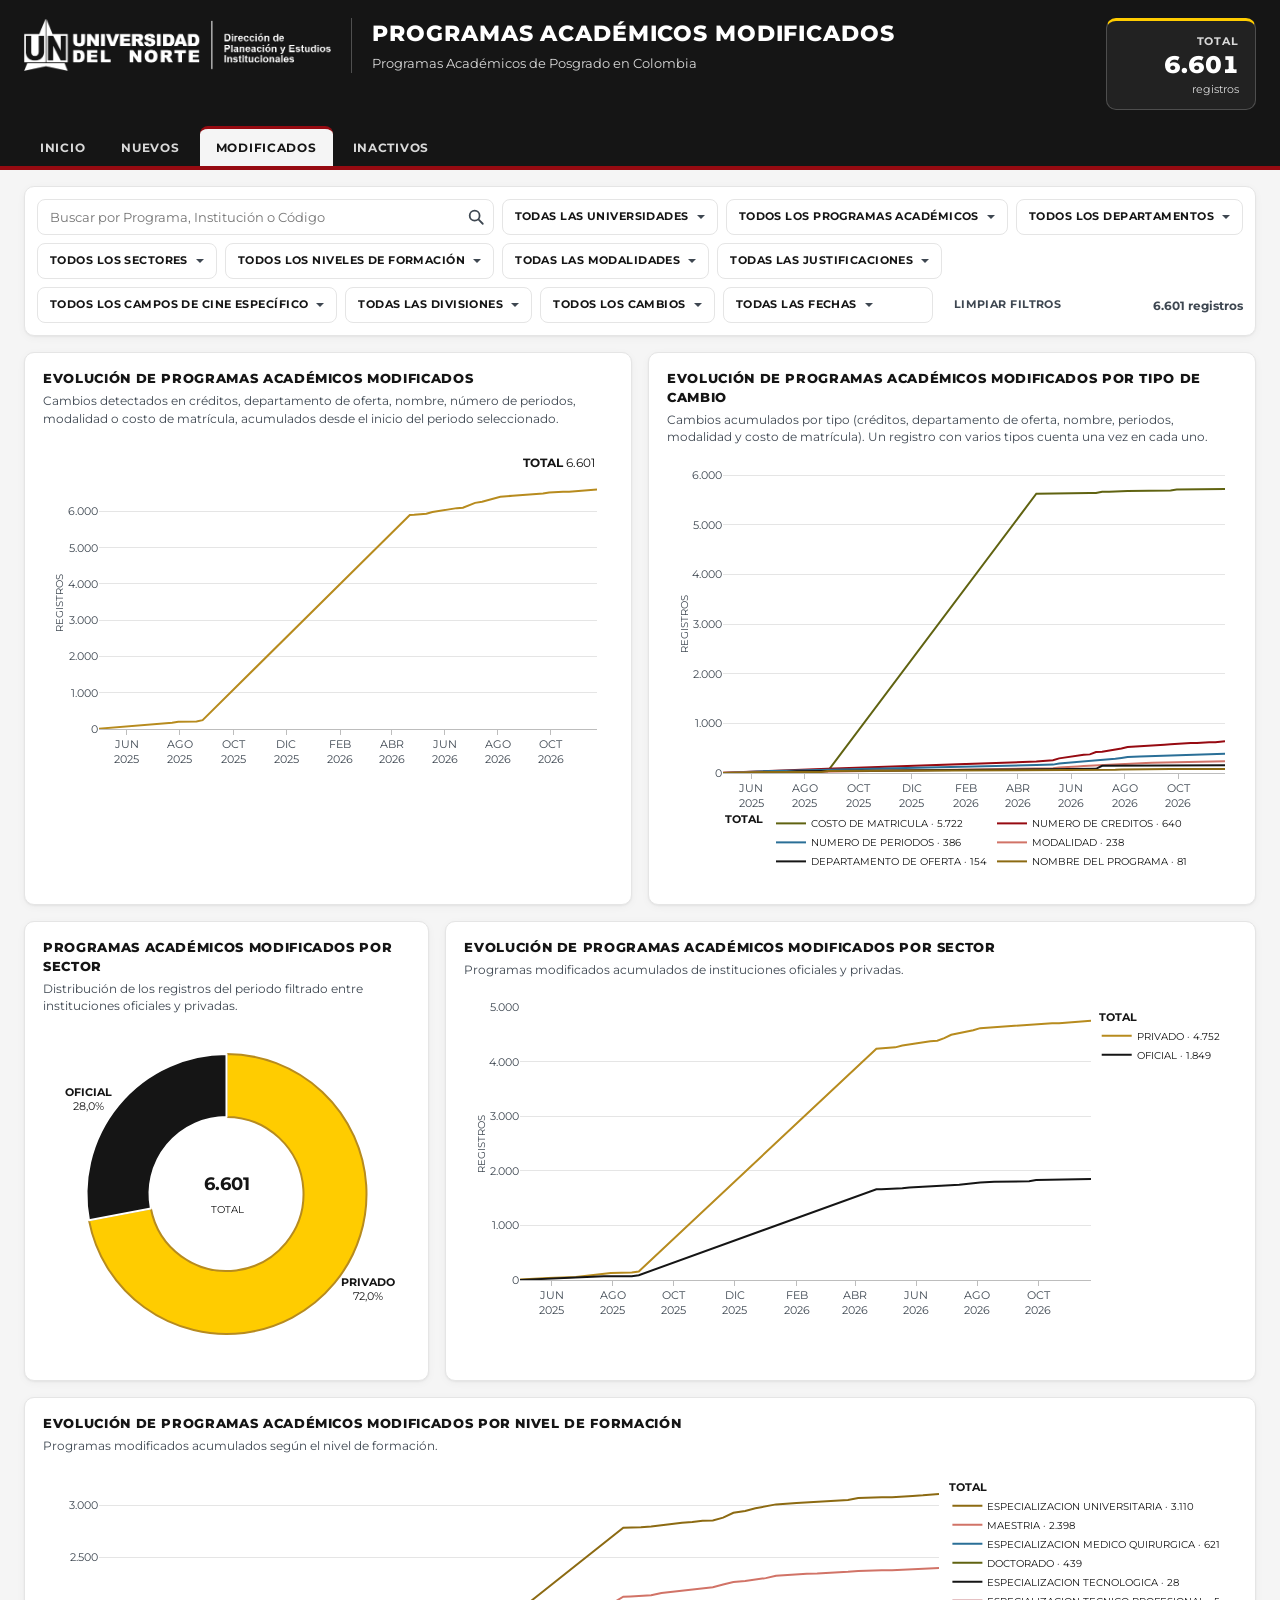
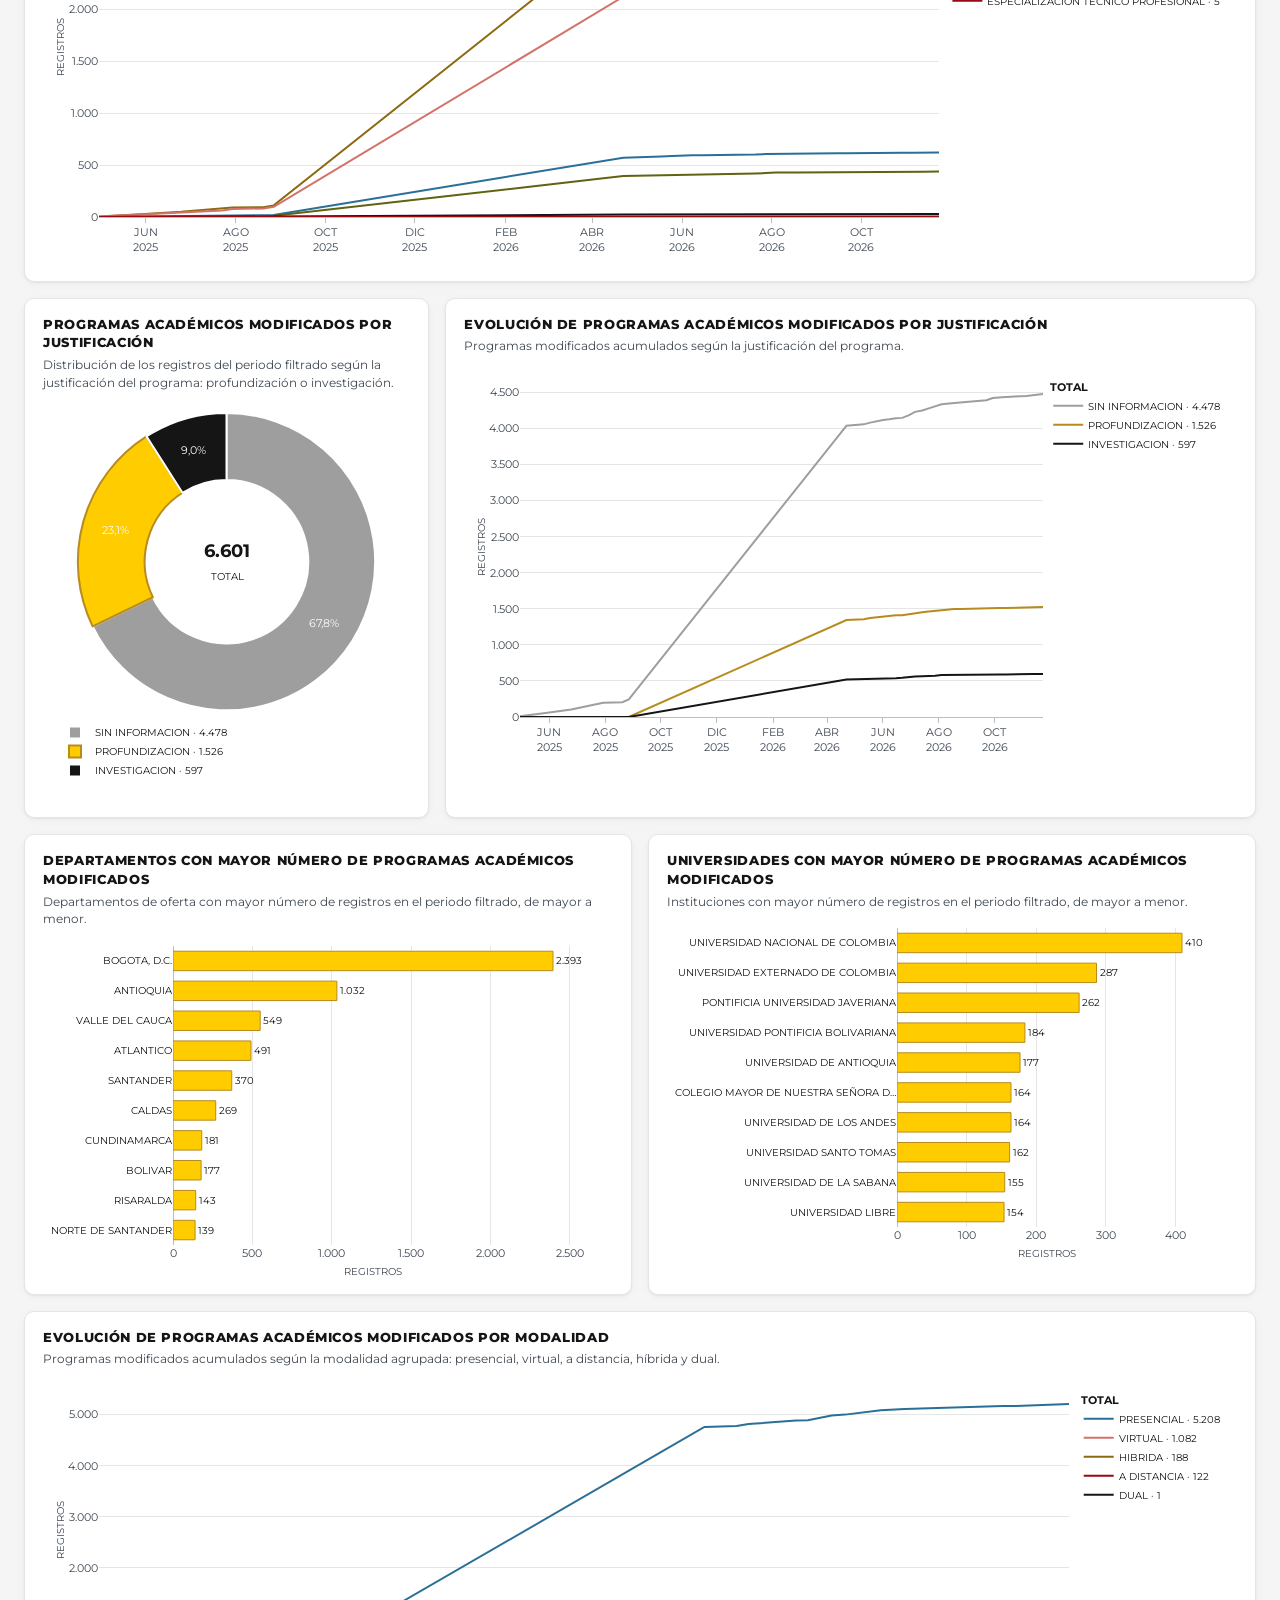
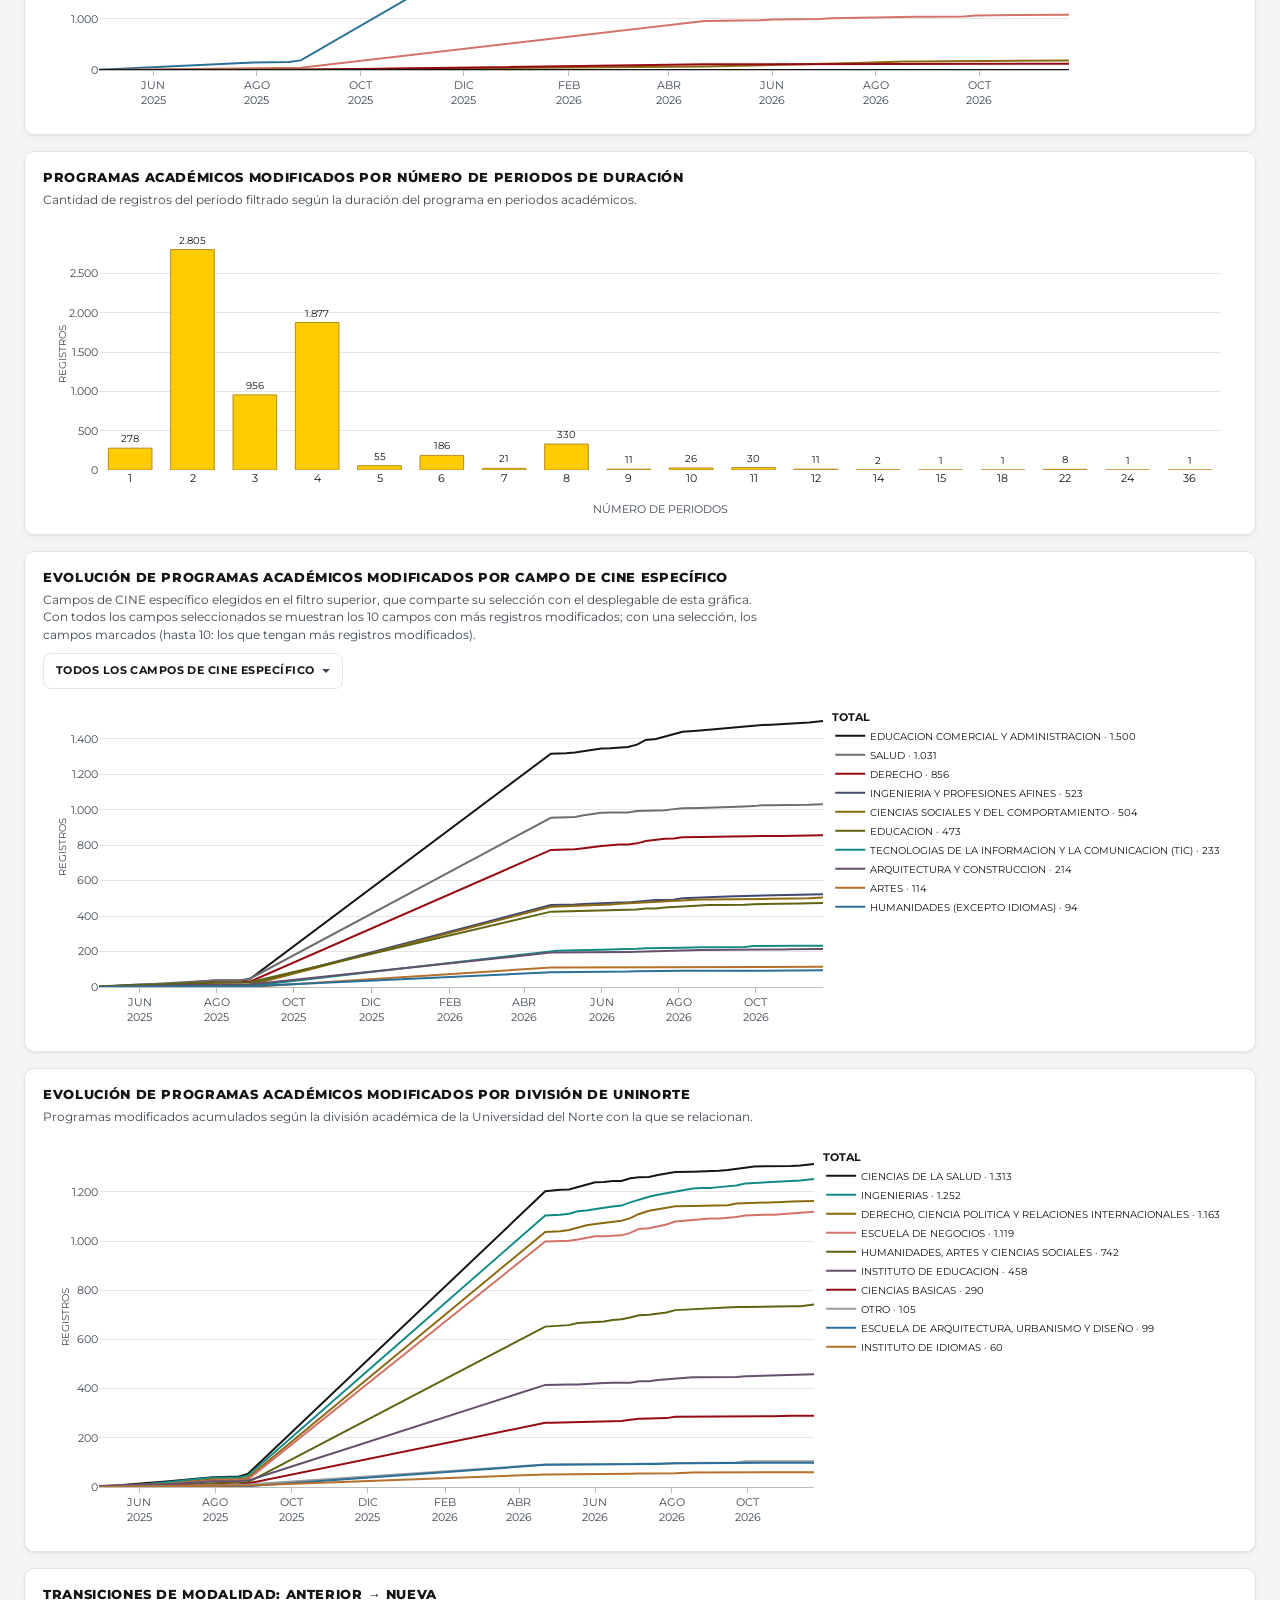
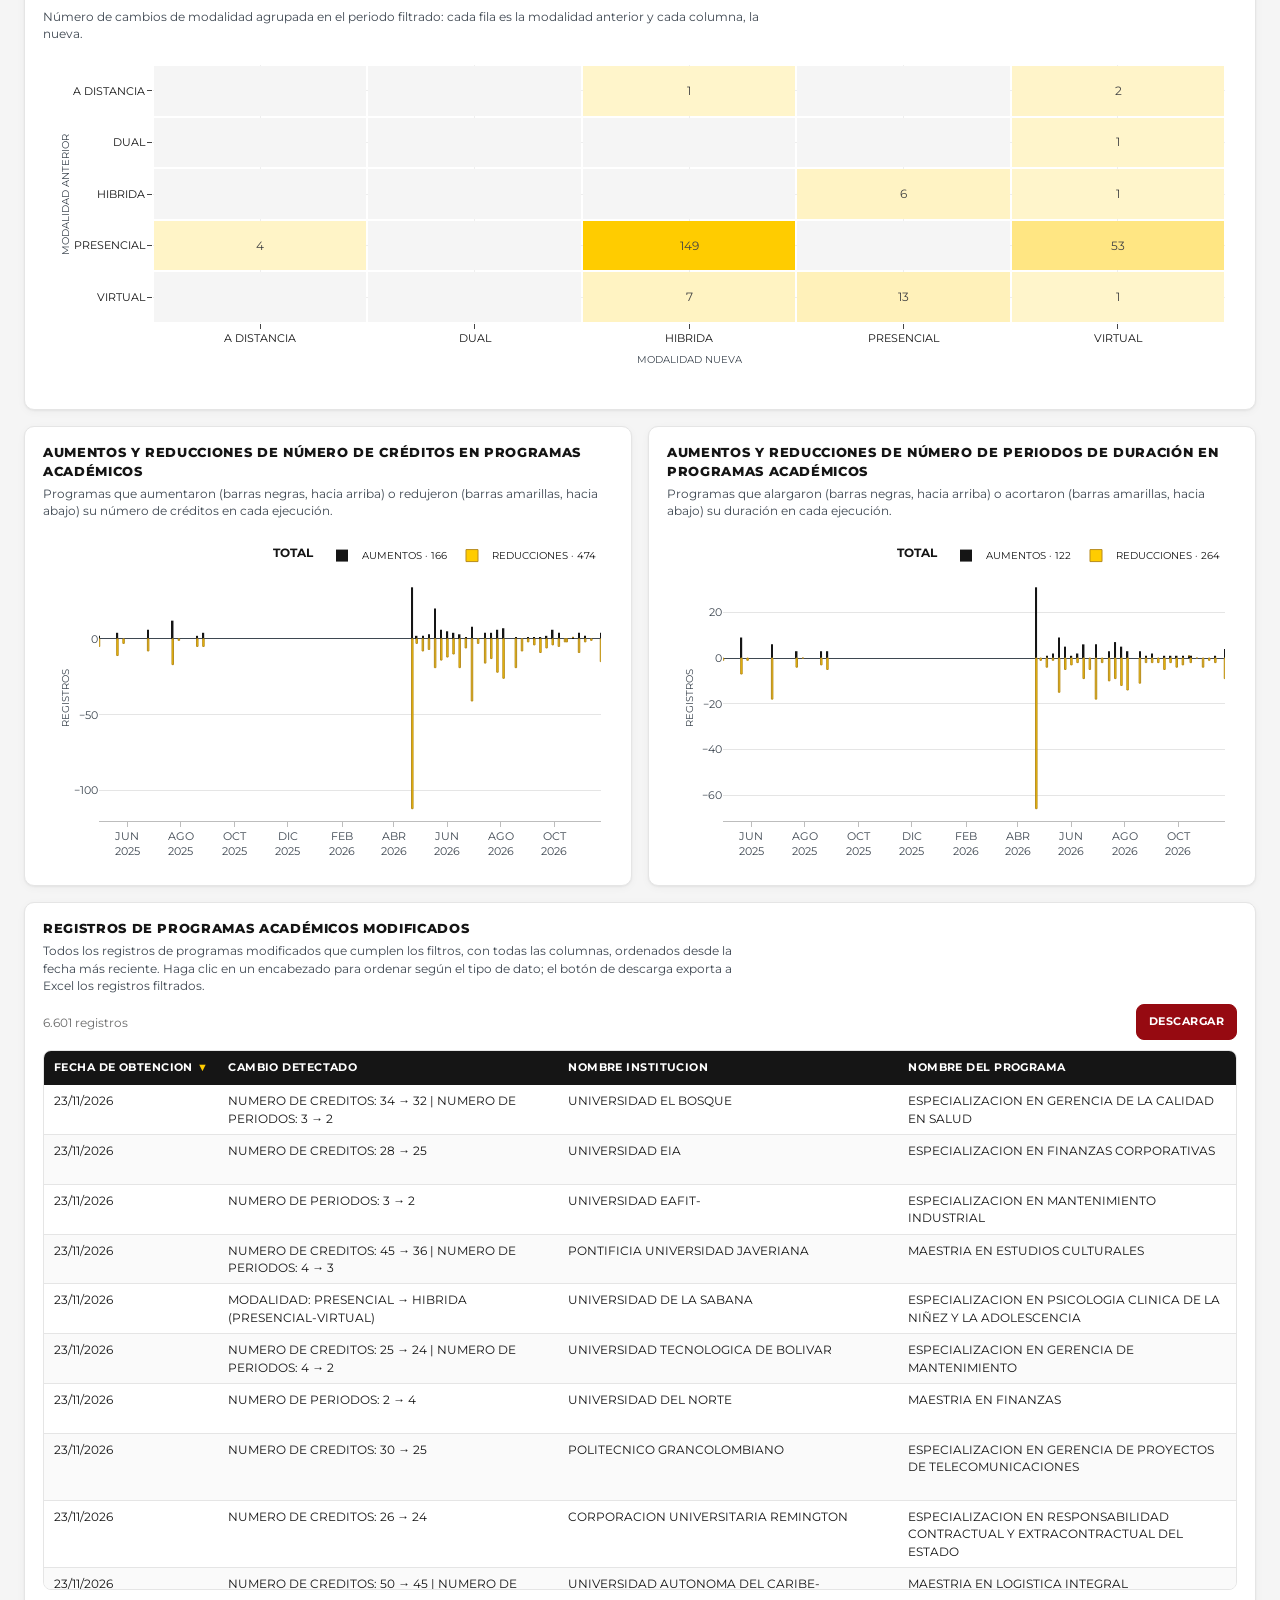
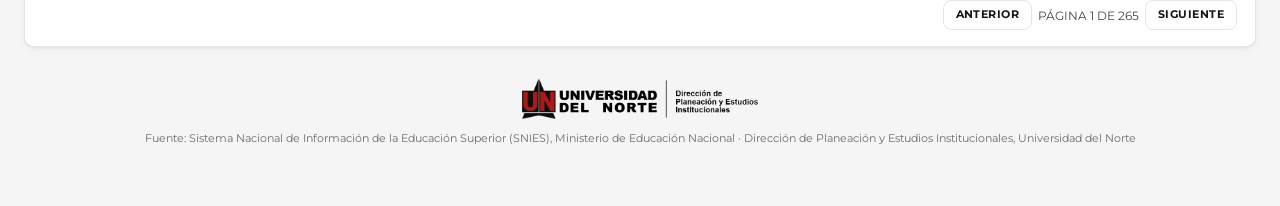
<file: docs/modificados.html>
<!doctype html>
<html lang="es">
<head>
  <meta charset="utf-8">
  <meta name="viewport" content="width=device-width, initial-scale=1">
  <meta http-equiv="Content-Security-Policy" content="default-src 'self'; script-src 'self' 'sha256-gjXxiS69dR/BRgSzjknAPkC+18MpMmNdqCZ+U6WG0dw='; style-src 'self' 'unsafe-inline'; img-src 'self' data: blob:; font-src 'self'; connect-src 'self'; worker-src 'self' blob:; object-src 'none'; base-uri 'self'; form-action 'none'">
  <title>PROGRAMAS ACADÉMICOS MODIFICADOS</title>
  <meta name="description" content="Programas académicos modificados · Monitor SNIES de programas académicos de posgrado">
  <meta name="referrer" content="strict-origin-when-cross-origin">
  <link rel="icon" href="assets/img/favicon-uninorte.ico" sizes="32x32">
  <link rel="preload" href="assets/fuentes/montserrat-latin.woff2" as="font" type="font/woff2" crossorigin>
  <link rel="stylesheet" href="assets/vendor/flatpickr/flatpickr.min.css?v=a67742a9db">
  <link rel="stylesheet" href="assets/estilos.css?v=6e487552b2">
  <script type="importmap">
    { "imports": {
      "write-excel-file/browser": "./assets/vendor/write-excel-file/browser/index.js",
      "fflate": "./assets/vendor/fflate/esm/browser.js"
    } }
  </script>
</head>
<body data-tipo="modificados">
  <header class="encabezado">
    <div class="encabezado-int">
      <div class="enc-fila">
        <div class="enc-marca">
          <img class="enc-logo" src="assets/img/logo-uninorte-direccion-blanco.png" width="307" height="52" alt="Universidad del Norte">
          <div class="enc-textos">
            <h1 class="enc-titulo">PROGRAMAS ACADÉMICOS MODIFICADOS</h1>
          <p class="enc-sub">Programas Académicos de Posgrado en Colombia</p>
          </div>
        </div>
        <div class="enc-total" aria-live="polite"><div class="et">TOTAL</div><div class="ev" id="total">–</div><div class="es" id="total-s"></div></div>
      </div>
      <nav class="nav" aria-label="Apartados">
        <a href="index.html">INICIO</a>
        <a href="nuevos.html">NUEVOS</a>
        <a href="modificados.html" class="activa" aria-current="page">MODIFICADOS</a>
        <a href="inactivos.html">INACTIVOS</a>
      </nav>
    </div>
  </header>

  <main class="contenido">
    <div id="filtros"></div>

    <div class="fila dos">
      <section class="tarjeta" aria-labelledby="t-g-evolucion">
        <h2 class="tarjeta-tit" id="t-g-evolucion">EVOLUCIÓN DE PROGRAMAS ACADÉMICOS MODIFICADOS</h2>
        <p class="tarjeta-sub">Cambios detectados en créditos, departamento de oferta, nombre, número de periodos, modalidad o costo de matrícula, acumulados desde el inicio del periodo seleccionado.</p>
        <div class="grafica " id="g-evolucion" role="img" aria-label="Evolución de programas académicos modificados"></div>
      </section>
      <section class="tarjeta" aria-labelledby="t-g-tipos">
        <h2 class="tarjeta-tit" id="t-g-tipos">EVOLUCIÓN DE PROGRAMAS ACADÉMICOS MODIFICADOS POR TIPO DE CAMBIO</h2>
        <p class="tarjeta-sub">Cambios acumulados por tipo (créditos, departamento de oferta, nombre, periodos, modalidad y costo de matrícula). Un registro con varios tipos cuenta una vez en cada uno.</p>
        <div class="grafica " id="g-tipos" role="img" aria-label="Evolución de programas académicos modificados por tipo de cambio"></div>
      </section>
    </div>
    <div class="fila tercio">
      <section class="tarjeta" aria-labelledby="t-g-sector">
        <h2 class="tarjeta-tit" id="t-g-sector">PROGRAMAS ACADÉMICOS MODIFICADOS POR SECTOR</h2>
        <p class="tarjeta-sub">Distribución de los registros del periodo filtrado entre instituciones oficiales y privadas.</p>
        <div class="grafica " id="g-sector" role="img" aria-label="Programas académicos modificados por sector"></div>
      </section>
      <section class="tarjeta" aria-labelledby="t-g-sector-evol">
        <h2 class="tarjeta-tit" id="t-g-sector-evol">EVOLUCIÓN DE PROGRAMAS ACADÉMICOS MODIFICADOS POR SECTOR</h2>
        <p class="tarjeta-sub">Programas modificados acumulados de instituciones oficiales y privadas.</p>
        <div class="grafica " id="g-sector-evol" role="img" aria-label="Evolución de programas académicos modificados por sector"></div>
      </section>
    </div>
    <div class="fila">
      <section class="tarjeta" aria-labelledby="t-g-nivel-evol">
        <h2 class="tarjeta-tit" id="t-g-nivel-evol">EVOLUCIÓN DE PROGRAMAS ACADÉMICOS MODIFICADOS POR NIVEL DE FORMACIÓN</h2>
        <p class="tarjeta-sub">Programas modificados acumulados según el nivel de formación.</p>
        <div class="grafica alta" id="g-nivel-evol" role="img" aria-label="Evolución de programas académicos modificados por nivel de formación"></div>
      </section>
    </div>
    <div class="fila tercio">
      <section class="tarjeta" aria-labelledby="t-g-justificacion">
        <h2 class="tarjeta-tit" id="t-g-justificacion">PROGRAMAS ACADÉMICOS MODIFICADOS POR JUSTIFICACIÓN</h2>
        <p class="tarjeta-sub">Distribución de los registros del periodo filtrado según la justificación del programa: profundización o investigación.</p>
        <div class="grafica alta" id="g-justificacion" role="img" aria-label="Programas académicos modificados por justificación"></div>
      </section>
      <section class="tarjeta" aria-labelledby="t-g-justificacion-evol">
        <h2 class="tarjeta-tit" id="t-g-justificacion-evol">EVOLUCIÓN DE PROGRAMAS ACADÉMICOS MODIFICADOS POR JUSTIFICACIÓN</h2>
        <p class="tarjeta-sub">Programas modificados acumulados según la justificación del programa.</p>
        <div class="grafica alta" id="g-justificacion-evol" role="img" aria-label="Evolución de programas académicos modificados por justificación"></div>
      </section>
    </div>
    <div class="fila dos">
      <section class="tarjeta" aria-labelledby="t-g-deptos">
        <h2 class="tarjeta-tit" id="t-g-deptos">DEPARTAMENTOS CON MAYOR NÚMERO DE PROGRAMAS ACADÉMICOS MODIFICADOS</h2>
        <p class="tarjeta-sub">Departamentos de oferta con mayor número de registros en el periodo filtrado, de mayor a menor.</p>
        <div class="grafica " id="g-deptos" role="img" aria-label="Departamentos con mayor número de programas académicos modificados"></div>
      </section>
      <section class="tarjeta" aria-labelledby="t-g-instituciones">
        <h2 class="tarjeta-tit" id="t-g-instituciones">UNIVERSIDADES CON MAYOR NÚMERO DE PROGRAMAS ACADÉMICOS MODIFICADOS</h2>
        <p class="tarjeta-sub">Instituciones con mayor número de registros en el periodo filtrado, de mayor a menor.</p>
        <div class="grafica " id="g-instituciones" role="img" aria-label="Universidades con mayor número de programas académicos modificados"></div>
      </section>
    </div>
    <div class="fila">
      <section class="tarjeta" aria-labelledby="t-g-modalidad">
        <h2 class="tarjeta-tit" id="t-g-modalidad">EVOLUCIÓN DE PROGRAMAS ACADÉMICOS MODIFICADOS POR MODALIDAD</h2>
        <p class="tarjeta-sub">Programas modificados acumulados según la modalidad agrupada: presencial, virtual, a distancia, híbrida y dual.</p>
        <div class="grafica " id="g-modalidad" role="img" aria-label="Evolución de programas académicos modificados por modalidad"></div>
      </section>
    </div>
    <div class="fila">
      <section class="tarjeta" aria-labelledby="t-g-periodos">
        <h2 class="tarjeta-tit" id="t-g-periodos">PROGRAMAS ACADÉMICOS MODIFICADOS POR NÚMERO DE PERIODOS DE DURACIÓN</h2>
        <p class="tarjeta-sub">Cantidad de registros del periodo filtrado según la duración del programa en periodos académicos.</p>
        <div class="grafica baja" id="g-periodos" role="img" aria-label="Programas académicos modificados por número de periodos de duración"></div>
      </section>
    </div>
    <div class="fila">
      <section class="tarjeta" aria-labelledby="t-g-cine">
        <h2 class="tarjeta-tit" id="t-g-cine">EVOLUCIÓN DE PROGRAMAS ACADÉMICOS MODIFICADOS POR CAMPO DE CINE ESPECÍFICO</h2>
        <p class="tarjeta-sub">Campos de CINE específico elegidos en el filtro superior, que comparte su selección con el desplegable de esta gráfica. Con todos los campos seleccionados se muestran los 10 campos con más registros modificados; con una selección, los campos marcados (hasta 10: los que tengan más registros modificados).</p>
        <div id="cine-ctrl"></div>
        <div class="grafica " id="g-cine" role="img" aria-label="Evolución de programas académicos modificados por campo de cine específico"></div>
      </section>
    </div>
    <div class="fila">
      <section class="tarjeta" aria-labelledby="t-g-division">
        <h2 class="tarjeta-tit" id="t-g-division">EVOLUCIÓN DE PROGRAMAS ACADÉMICOS MODIFICADOS POR DIVISIÓN DE UNINORTE</h2>
        <p class="tarjeta-sub">Programas modificados acumulados según la división académica de la Universidad del Norte con la que se relacionan.</p>
        <div class="grafica alta" id="g-division" role="img" aria-label="Evolución de programas académicos modificados por división de uninorte"></div>
      </section>
    </div>
    <div class="fila">
      <section class="tarjeta" aria-labelledby="t-g-transiciones">
        <h2 class="tarjeta-tit" id="t-g-transiciones">TRANSICIONES DE MODALIDAD: ANTERIOR → NUEVA</h2>
        <p class="tarjeta-sub">Número de cambios de modalidad agrupada en el periodo filtrado: cada fila es la modalidad anterior y cada columna, la nueva.</p>
        <div class="grafica " id="g-transiciones" role="img" aria-label="Transiciones de modalidad: anterior → nueva"></div>
      </section>
    </div>
    <div class="fila dos">
      <section class="tarjeta" aria-labelledby="t-g-creditos">
        <h2 class="tarjeta-tit" id="t-g-creditos">AUMENTOS Y REDUCCIONES DE NÚMERO DE CRÉDITOS EN PROGRAMAS ACADÉMICOS</h2>
        <p class="tarjeta-sub">Programas que aumentaron (barras negras, hacia arriba) o redujeron (barras amarillas, hacia abajo) su número de créditos en cada ejecución.</p>
        <div class="grafica " id="g-creditos" role="img" aria-label="Aumentos y reducciones de número de créditos en programas académicos"></div>
      </section>
      <section class="tarjeta" aria-labelledby="t-g-periodos-dir">
        <h2 class="tarjeta-tit" id="t-g-periodos-dir">AUMENTOS Y REDUCCIONES DE NÚMERO DE PERIODOS DE DURACIÓN EN PROGRAMAS ACADÉMICOS</h2>
        <p class="tarjeta-sub">Programas que alargaron (barras negras, hacia arriba) o acortaron (barras amarillas, hacia abajo) su duración en cada ejecución.</p>
        <div class="grafica " id="g-periodos-dir" role="img" aria-label="Aumentos y reducciones de número de periodos de duración en programas académicos"></div>
      </section>
    </div>
    <section class="tarjeta" aria-labelledby="t-tabla">
      <h2 class="tarjeta-tit" id="t-tabla">REGISTROS DE PROGRAMAS ACADÉMICOS MODIFICADOS</h2>
      <p class="tarjeta-sub">Todos los registros de programas modificados que cumplen los filtros, con todas las columnas, ordenados desde la fecha más reciente. Haga clic en un encabezado para ordenar según el tipo de dato; el botón de descarga exporta a Excel los registros filtrados.</p>
      <div id="tabla"></div>
    </section>
    <img class="pie-logo" src="assets/img/logo-uninorte-direccion-principal.png" width="237" height="40" alt="Universidad del Norte">
    <p class="pie-pagina">Fuente: Sistema Nacional de Información de la Educación Superior (SNIES), Ministerio de Educación Nacional · Dirección de Planeación y Estudios Institucionales, Universidad del Norte</p>
  </main>

  <script src="assets/vendor/plotly/plotly.min.js?v=de3be007a2"></script>
  <script src="assets/vendor/flatpickr/flatpickr.min.js?v=bd04bb4978"></script>
  <script src="assets/vendor/flatpickr/l10n/es.min.js?v=dac7fd9270"></script>
  <script src="data/comun.js?v=8a124df360"></script>
  <script src="data/modificados.js?v=761796a220"></script>
  <script src="assets/app.js?v=22cbdebdaf"></script>
  <script src="assets/detalle.js?v=d9b440f625"></script>
</body>
</html>
</file>
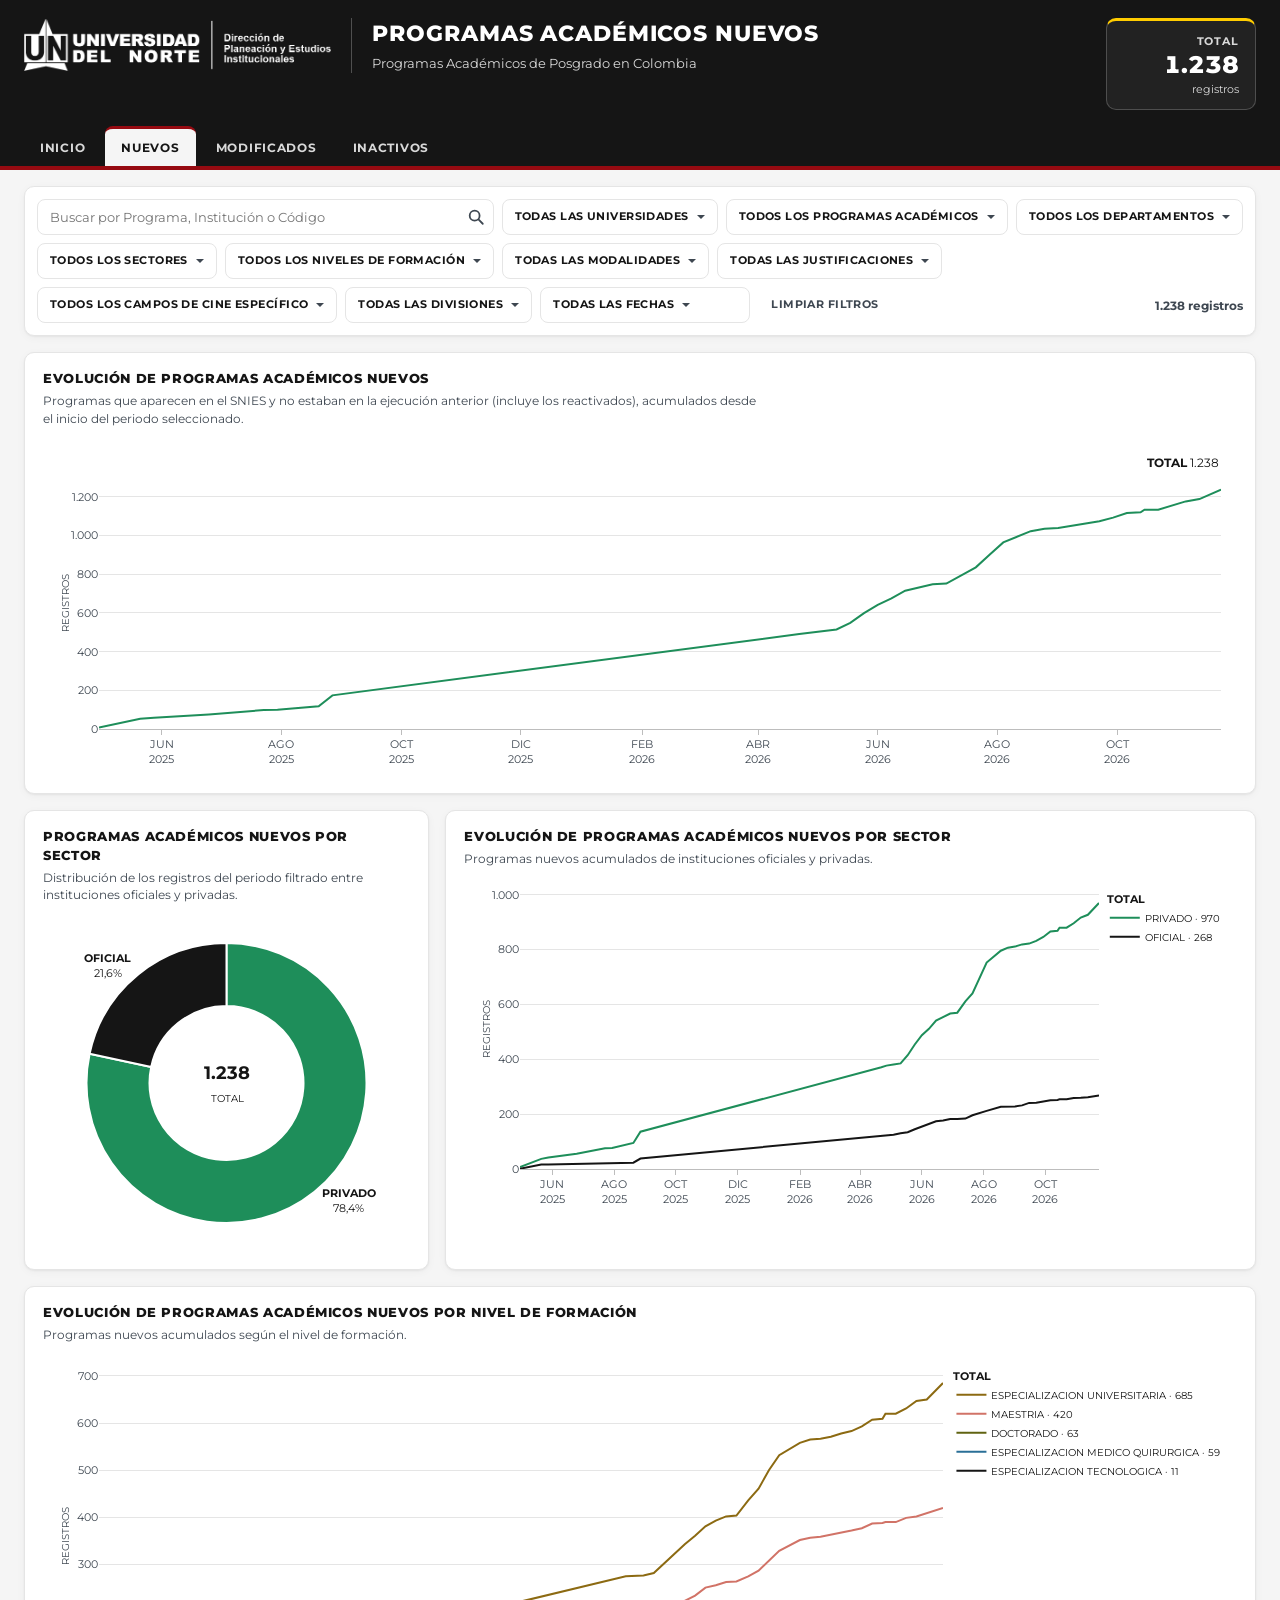
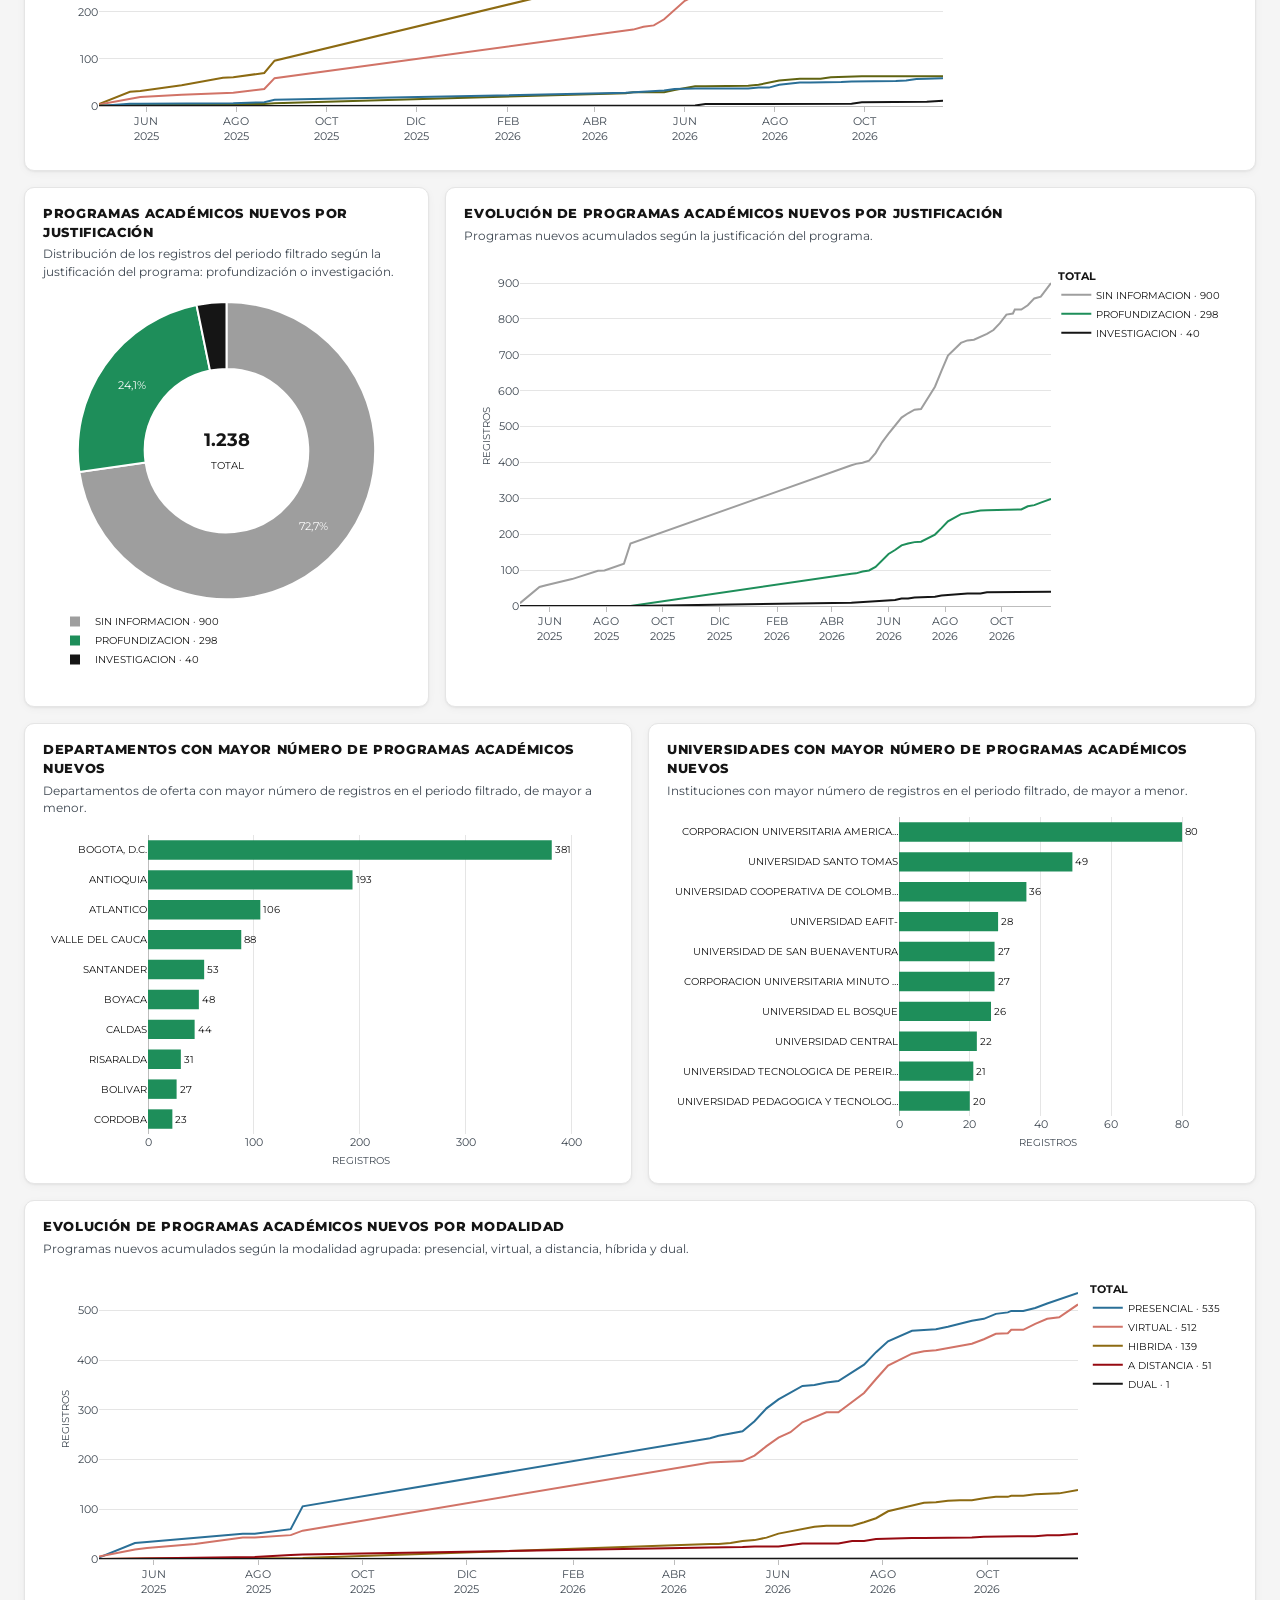
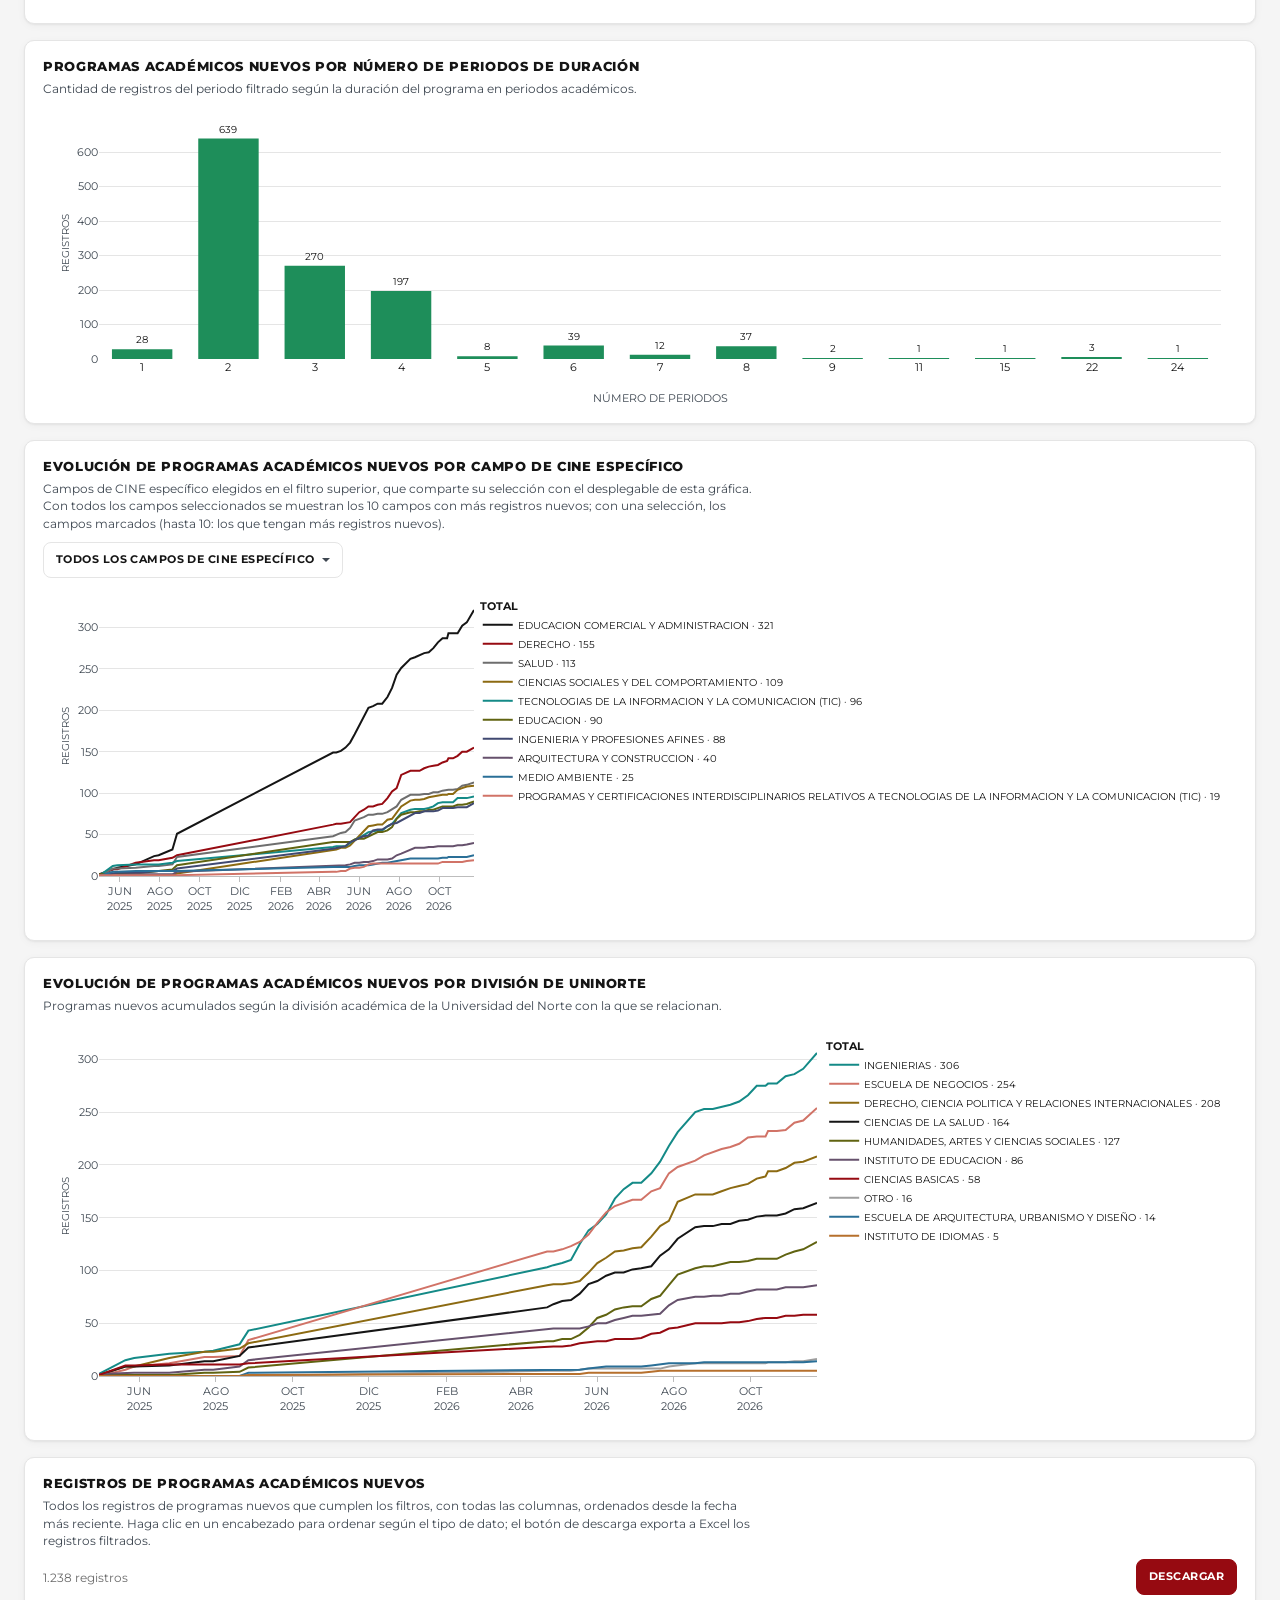
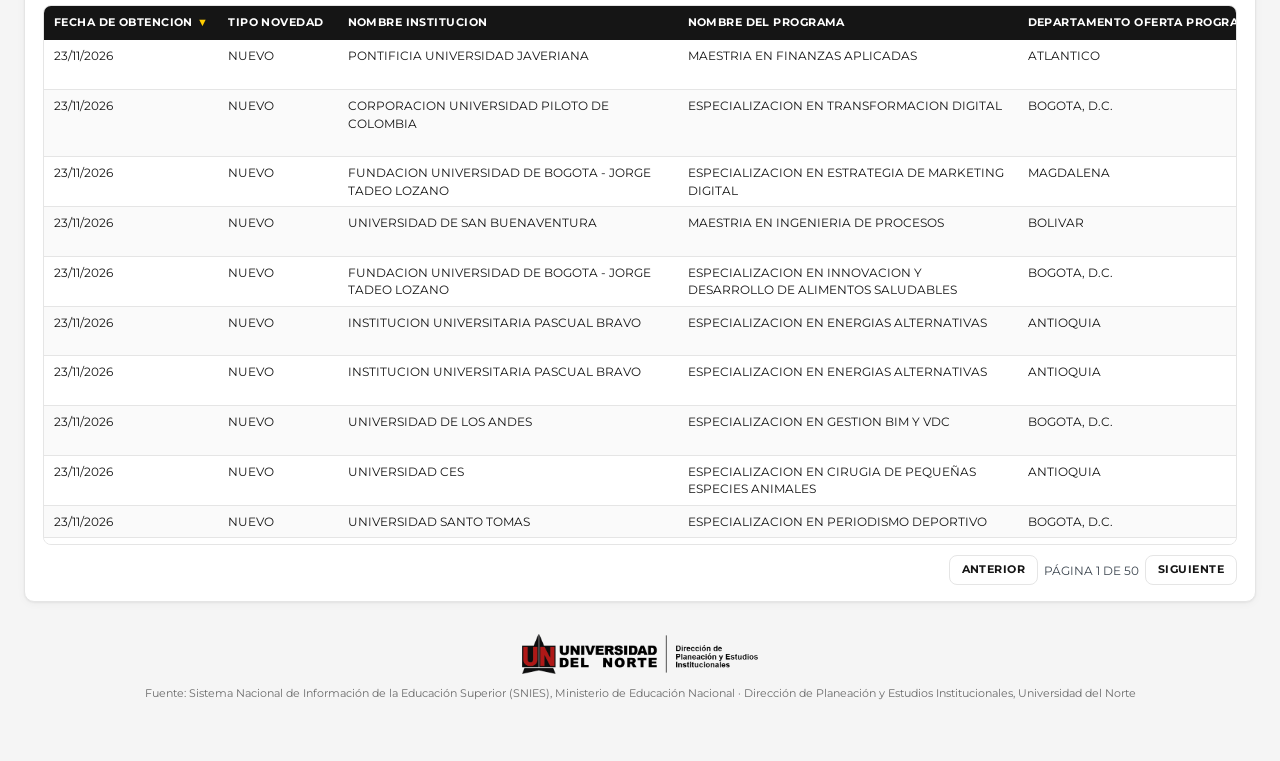
<file: docs/nuevos.html>
<!doctype html>
<html lang="es">
<head>
  <meta charset="utf-8">
  <meta name="viewport" content="width=device-width, initial-scale=1">
  <meta http-equiv="Content-Security-Policy" content="default-src 'self'; script-src 'self' 'sha256-gjXxiS69dR/BRgSzjknAPkC+18MpMmNdqCZ+U6WG0dw='; style-src 'self' 'unsafe-inline'; img-src 'self' data: blob:; font-src 'self'; connect-src 'self'; worker-src 'self' blob:; object-src 'none'; base-uri 'self'; form-action 'none'">
  <title>PROGRAMAS ACADÉMICOS NUEVOS</title>
  <meta name="description" content="Programas académicos nuevos · Monitor SNIES de programas académicos de posgrado">
  <meta name="referrer" content="strict-origin-when-cross-origin">
  <link rel="icon" href="assets/img/favicon-uninorte.ico" sizes="32x32">
  <link rel="preload" href="assets/fuentes/montserrat-latin.woff2" as="font" type="font/woff2" crossorigin>
  <link rel="stylesheet" href="assets/vendor/flatpickr/flatpickr.min.css?v=a67742a9db">
  <link rel="stylesheet" href="assets/estilos.css?v=6e487552b2">
  <script type="importmap">
    { "imports": {
      "write-excel-file/browser": "./assets/vendor/write-excel-file/browser/index.js",
      "fflate": "./assets/vendor/fflate/esm/browser.js"
    } }
  </script>
</head>
<body data-tipo="nuevos">
  <header class="encabezado">
    <div class="encabezado-int">
      <div class="enc-fila">
        <div class="enc-marca">
          <img class="enc-logo" src="assets/img/logo-uninorte-direccion-blanco.png" width="307" height="52" alt="Universidad del Norte">
          <div class="enc-textos">
            <h1 class="enc-titulo">PROGRAMAS ACADÉMICOS NUEVOS</h1>
          <p class="enc-sub">Programas Académicos de Posgrado en Colombia</p>
          </div>
        </div>
        <div class="enc-total" aria-live="polite"><div class="et">TOTAL</div><div class="ev" id="total">–</div><div class="es" id="total-s"></div></div>
      </div>
      <nav class="nav" aria-label="Apartados">
        <a href="index.html">INICIO</a>
        <a href="nuevos.html" class="activa" aria-current="page">NUEVOS</a>
        <a href="modificados.html">MODIFICADOS</a>
        <a href="inactivos.html">INACTIVOS</a>
      </nav>
    </div>
  </header>

  <main class="contenido">
    <div id="filtros"></div>

    <div class="fila">
      <section class="tarjeta" aria-labelledby="t-g-evolucion">
        <h2 class="tarjeta-tit" id="t-g-evolucion">EVOLUCIÓN DE PROGRAMAS ACADÉMICOS NUEVOS</h2>
        <p class="tarjeta-sub">Programas que aparecen en el SNIES y no estaban en la ejecución anterior (incluye los reactivados), acumulados desde el inicio del periodo seleccionado.</p>
        <div class="grafica " id="g-evolucion" role="img" aria-label="Evolución de programas académicos nuevos"></div>
      </section>
    </div>
    <div class="fila tercio">
      <section class="tarjeta" aria-labelledby="t-g-sector">
        <h2 class="tarjeta-tit" id="t-g-sector">PROGRAMAS ACADÉMICOS NUEVOS POR SECTOR</h2>
        <p class="tarjeta-sub">Distribución de los registros del periodo filtrado entre instituciones oficiales y privadas.</p>
        <div class="grafica " id="g-sector" role="img" aria-label="Programas académicos nuevos por sector"></div>
      </section>
      <section class="tarjeta" aria-labelledby="t-g-sector-evol">
        <h2 class="tarjeta-tit" id="t-g-sector-evol">EVOLUCIÓN DE PROGRAMAS ACADÉMICOS NUEVOS POR SECTOR</h2>
        <p class="tarjeta-sub">Programas nuevos acumulados de instituciones oficiales y privadas.</p>
        <div class="grafica " id="g-sector-evol" role="img" aria-label="Evolución de programas académicos nuevos por sector"></div>
      </section>
    </div>
    <div class="fila">
      <section class="tarjeta" aria-labelledby="t-g-nivel-evol">
        <h2 class="tarjeta-tit" id="t-g-nivel-evol">EVOLUCIÓN DE PROGRAMAS ACADÉMICOS NUEVOS POR NIVEL DE FORMACIÓN</h2>
        <p class="tarjeta-sub">Programas nuevos acumulados según el nivel de formación.</p>
        <div class="grafica alta" id="g-nivel-evol" role="img" aria-label="Evolución de programas académicos nuevos por nivel de formación"></div>
      </section>
    </div>
    <div class="fila tercio">
      <section class="tarjeta" aria-labelledby="t-g-justificacion">
        <h2 class="tarjeta-tit" id="t-g-justificacion">PROGRAMAS ACADÉMICOS NUEVOS POR JUSTIFICACIÓN</h2>
        <p class="tarjeta-sub">Distribución de los registros del periodo filtrado según la justificación del programa: profundización o investigación.</p>
        <div class="grafica alta" id="g-justificacion" role="img" aria-label="Programas académicos nuevos por justificación"></div>
      </section>
      <section class="tarjeta" aria-labelledby="t-g-justificacion-evol">
        <h2 class="tarjeta-tit" id="t-g-justificacion-evol">EVOLUCIÓN DE PROGRAMAS ACADÉMICOS NUEVOS POR JUSTIFICACIÓN</h2>
        <p class="tarjeta-sub">Programas nuevos acumulados según la justificación del programa.</p>
        <div class="grafica alta" id="g-justificacion-evol" role="img" aria-label="Evolución de programas académicos nuevos por justificación"></div>
      </section>
    </div>
    <div class="fila dos">
      <section class="tarjeta" aria-labelledby="t-g-deptos">
        <h2 class="tarjeta-tit" id="t-g-deptos">DEPARTAMENTOS CON MAYOR NÚMERO DE PROGRAMAS ACADÉMICOS NUEVOS</h2>
        <p class="tarjeta-sub">Departamentos de oferta con mayor número de registros en el periodo filtrado, de mayor a menor.</p>
        <div class="grafica " id="g-deptos" role="img" aria-label="Departamentos con mayor número de programas académicos nuevos"></div>
      </section>
      <section class="tarjeta" aria-labelledby="t-g-instituciones">
        <h2 class="tarjeta-tit" id="t-g-instituciones">UNIVERSIDADES CON MAYOR NÚMERO DE PROGRAMAS ACADÉMICOS NUEVOS</h2>
        <p class="tarjeta-sub">Instituciones con mayor número de registros en el periodo filtrado, de mayor a menor.</p>
        <div class="grafica " id="g-instituciones" role="img" aria-label="Universidades con mayor número de programas académicos nuevos"></div>
      </section>
    </div>
    <div class="fila">
      <section class="tarjeta" aria-labelledby="t-g-modalidad">
        <h2 class="tarjeta-tit" id="t-g-modalidad">EVOLUCIÓN DE PROGRAMAS ACADÉMICOS NUEVOS POR MODALIDAD</h2>
        <p class="tarjeta-sub">Programas nuevos acumulados según la modalidad agrupada: presencial, virtual, a distancia, híbrida y dual.</p>
        <div class="grafica " id="g-modalidad" role="img" aria-label="Evolución de programas académicos nuevos por modalidad"></div>
      </section>
    </div>
    <div class="fila">
      <section class="tarjeta" aria-labelledby="t-g-periodos">
        <h2 class="tarjeta-tit" id="t-g-periodos">PROGRAMAS ACADÉMICOS NUEVOS POR NÚMERO DE PERIODOS DE DURACIÓN</h2>
        <p class="tarjeta-sub">Cantidad de registros del periodo filtrado según la duración del programa en periodos académicos.</p>
        <div class="grafica baja" id="g-periodos" role="img" aria-label="Programas académicos nuevos por número de periodos de duración"></div>
      </section>
    </div>
    <div class="fila">
      <section class="tarjeta" aria-labelledby="t-g-cine">
        <h2 class="tarjeta-tit" id="t-g-cine">EVOLUCIÓN DE PROGRAMAS ACADÉMICOS NUEVOS POR CAMPO DE CINE ESPECÍFICO</h2>
        <p class="tarjeta-sub">Campos de CINE específico elegidos en el filtro superior, que comparte su selección con el desplegable de esta gráfica. Con todos los campos seleccionados se muestran los 10 campos con más registros nuevos; con una selección, los campos marcados (hasta 10: los que tengan más registros nuevos).</p>
        <div id="cine-ctrl"></div>
        <div class="grafica " id="g-cine" role="img" aria-label="Evolución de programas académicos nuevos por campo de cine específico"></div>
      </section>
    </div>
    <div class="fila">
      <section class="tarjeta" aria-labelledby="t-g-division">
        <h2 class="tarjeta-tit" id="t-g-division">EVOLUCIÓN DE PROGRAMAS ACADÉMICOS NUEVOS POR DIVISIÓN DE UNINORTE</h2>
        <p class="tarjeta-sub">Programas nuevos acumulados según la división académica de la Universidad del Norte con la que se relacionan.</p>
        <div class="grafica alta" id="g-division" role="img" aria-label="Evolución de programas académicos nuevos por división de uninorte"></div>
      </section>
    </div>
    <section class="tarjeta" aria-labelledby="t-tabla">
      <h2 class="tarjeta-tit" id="t-tabla">REGISTROS DE PROGRAMAS ACADÉMICOS NUEVOS</h2>
      <p class="tarjeta-sub">Todos los registros de programas nuevos que cumplen los filtros, con todas las columnas, ordenados desde la fecha más reciente. Haga clic en un encabezado para ordenar según el tipo de dato; el botón de descarga exporta a Excel los registros filtrados.</p>
      <div id="tabla"></div>
    </section>
    <img class="pie-logo" src="assets/img/logo-uninorte-direccion-principal.png" width="237" height="40" alt="Universidad del Norte">
    <p class="pie-pagina">Fuente: Sistema Nacional de Información de la Educación Superior (SNIES), Ministerio de Educación Nacional · Dirección de Planeación y Estudios Institucionales, Universidad del Norte</p>
  </main>

  <script src="assets/vendor/plotly/plotly.min.js?v=de3be007a2"></script>
  <script src="assets/vendor/flatpickr/flatpickr.min.js?v=bd04bb4978"></script>
  <script src="assets/vendor/flatpickr/l10n/es.min.js?v=dac7fd9270"></script>
  <script src="data/comun.js?v=8a124df360"></script>
  <script src="data/nuevos.js?v=2b73b69433"></script>
  <script src="assets/app.js?v=22cbdebdaf"></script>
  <script src="assets/detalle.js?v=d9b440f625"></script>
</body>
</html>
</file>
<file: docs/assets/estilos.css>
/* Monitor SNIES Posgrado: estilos compartidos
   Paleta institucional Universidad del Norte: blanco (superficies, ~60 %), negro (texto y estructura, ~20 %),
   rojo (interacción y énfasis, ~15 %), amarillo (acentos puntuales, ~5 %). */

/* Tipografía Montserrat alojada en el propio sitio (SIL Open Font License, fuentes/OFL.txt): el Dashboard no
   depende de servicios externos para la tipografía ni comparte datos de los visitantes con terceros.
   Fuente variable (pesos 100 a 900) en dos subconjuntos; el navegador descarga latin-ext solo si la página
   contiene caracteres de ese rango. */
@font-face {
  font-family: "Montserrat";
  font-style: normal;
  font-display: swap;
  font-weight: 100 900;
  src: url("fuentes/montserrat-latin.woff2") format("woff2");
  unicode-range: U+0000-00FF, U+0131, U+0152-0153, U+02BB-02BC, U+02C6, U+02DA, U+02DC, U+0304, U+0308, U+0329, U+2000-206F, U+20AC, U+2122, U+2191, U+2193, U+2212, U+2215, U+FEFF, U+FFFD;
}
@font-face {
  font-family: "Montserrat";
  font-style: normal;
  font-display: swap;
  font-weight: 100 900;
  src: url("fuentes/montserrat-latin-ext.woff2") format("woff2");
  unicode-range: U+0100-02BA, U+02BD-02C5, U+02C7-02CC, U+02CE-02D7, U+02DD-02FF, U+0304, U+0308, U+0329, U+1D00-1DBF, U+1E00-1E9F, U+1EF2-1EFF, U+2020, U+20A0-20AB, U+20AD-20C0, U+2113, U+2C60-2C7F, U+A720-A7FF;
}

:root {
  color-scheme: light;
  /* Paleta institucional (BRANDBOOK_UNINORTE, códigos HEX impresos): rojo Pantone 7427 C, negro Pantone Black 6 C,
     amarillo Pantone 116 C, ocre Pantone 7556 C y gris K70. Rojo hover y tenue: tonos derivados del rojo. */
  --rojo: #960A11;
  --rojo-hover: #75080D;
  --rojo-tenue: #F7EBEC;
  --amarillo: #FFCC00;
  --negro: #151515;
  --blanco: #FFFFFF;
  --gris-claro: #F5F5F5;
  --gris-sep: #E5E5E5;
  /* Neutros auxiliares: los únicos grises, además de los anteriores y del texto, que usan el Dashboard, las gráficas
     (app.js) y el correo (send_report.py). Una prueba comprueba que ningún color quede fuera de esta lista. */
  --gris-zebra: #FAFAFA;              /* filas alternas de las tablas */
  --texto-sobre-negro: #D9D9D9;       /* texto secundario sobre el encabezado negro */
  --negro-hover: #2B2B2B;             /* encabezado de tabla al pasar el cursor */
  --gris-deshabilitado: #B5B5B5;      /* botones deshabilitados */
  --gris-dia-deshabilitado: #CFCFCF;  /* días del calendario sin ejecución */
  --gris-dia-secundario: #9A9A9A;     /* días del calendario fuera de las ejecuciones disponibles (modo rango) */
  --gris-serie-otros: #9E9E9E;        /* gráficas: serie OTRO o SIN INFORMACIÓN */
  --gris-eje-cero: #BDBDBD;           /* gráficas: línea del cero */
  --linea-sobre-negro: #444444;       /* borde del cuadro de ejecución: rgba(255,255,255,.2) sobre el negro, en color opaco para el correo */
  --fondo-sobre-negro: #232323;       /* fondo del cuadro de ejecución: rgba(255,255,255,.06) sobre el negro, en color opaco para el correo */
  /* Estados: el amarillo rellena (barras, tarjetas, pestañas); en líneas de gráficas Modificados usa el ocre */
  --nuevos: #1E8E5A;
  --modificados: #FFCC00;
  --modificados-linea: #B78B1E;
  --inactivos: #960A11;
  /* Texto */
  --texto: #151515;
  --texto-2: #3E4751;
  --texto-3: #6B6B6B;
  --radio: 10px;
  --sombra: 0 1px 2px rgba(0, 0, 0, .05), 0 2px 8px rgba(0, 0, 0, .04);
  font-family: "Montserrat", "Segoe UI", Arial, sans-serif;
}
* { box-sizing: border-box; }
html, body { margin: 0; }
body { background: var(--gris-claro); color: var(--texto); font-size: 14px; line-height: 1.45; }
a { color: inherit; }
[hidden] { display: none !important; }

/* Encabezado */
.encabezado { background: var(--negro); color: var(--blanco); border-bottom: 4px solid var(--rojo); }
.encabezado-int { max-width: 1440px; margin: 0 auto; padding: 18px 24px 0; }
.enc-fila { display: flex; align-items: flex-start; justify-content: space-between; gap: 16px; flex-wrap: wrap; }
/* Marca: logotipo institucional (versión blanca sobre fondo negro) con área de respeto de 20 px y filete separador */
.enc-marca { display: flex; align-items: center; gap: 20px; flex-wrap: wrap; }
.enc-logo { display: block; height: 52px; width: auto; }
.enc-textos { padding-left: 20px; border-left: 1px solid rgba(255, 255, 255, .25); }
.enc-titulo { margin: 0; font-size: 22px; font-weight: 800; letter-spacing: .04em; text-transform: uppercase; }
.enc-sub { margin: 4px 0 0; color: var(--texto-sobre-negro); font-size: 13px; }
/* Misma altura en todas las páginas (etiqueta, valor y detalle): al cambiar de apartado el encabezado no se desplaza */
.enc-total { background: rgba(255, 255, 255, .06); border: 1px solid rgba(255, 255, 255, .2); border-top: 3px solid var(--amarillo); border-radius: var(--radio); padding: 8px 16px; text-align: right; min-width: 150px; height: 92px; display: flex; flex-direction: column; justify-content: center; }
.enc-total .et { font-size: 11px; line-height: 16px; font-weight: 700; letter-spacing: .08em; color: var(--texto-sobre-negro); text-transform: uppercase; }
.enc-total .ev { font-size: 24px; line-height: 32px; font-weight: 800; font-variant-numeric: tabular-nums; }
.enc-total .es { font-size: 11px; line-height: 16px; min-height: 16px; color: var(--texto-sobre-negro); }
.nav { display: flex; gap: 4px; margin-top: 16px; overflow-x: auto; }
.nav a { text-decoration: none; padding: 10px 16px; font-size: 12px; font-weight: 700; letter-spacing: .06em; color: var(--texto-sobre-negro); border-radius: 8px 8px 0 0; white-space: nowrap; border-top: 3px solid transparent; }
.nav a:hover { color: var(--blanco); background: rgba(255, 255, 255, .08); }
.nav a.activa { background: var(--gris-claro); color: var(--negro); border-top-color: var(--rojo); }
.nav a:focus-visible { outline: 2px solid var(--amarillo); outline-offset: -2px; }

/* Contenedor */
.contenido { max-width: 1440px; margin: 0 auto; padding: 16px 24px 48px; }

/* Barra de filtros */
/* El contenedor de la barra no genera caja propia: así la barra fija (sticky) se desplaza dentro del contenido de la
   página y permanece visible al bajar. Con una caja propia del mismo alto, la barra no podía quedarse fija. */
#filtros { display: contents; }
.filtros { position: sticky; top: 0; z-index: 20; background: var(--blanco); border: 1px solid var(--gris-sep); border-radius: var(--radio); box-shadow: var(--sombra); padding: 12px; display: flex; flex-wrap: wrap; gap: 8px; align-items: center; margin-bottom: 16px; }
.buscar-caja { position: relative; flex: 1 1 320px; min-width: 220px; }
.buscar { width: 100%; height: 36px; padding: 0 40px 0 12px; border: 1px solid var(--gris-sep); border-radius: 8px; font: inherit; font-size: 13px; color: var(--texto); background: var(--blanco); }
.buscar::-webkit-search-cancel-button { margin-right: 4px; }
.buscar-btn { position: absolute; top: 4px; right: 4px; width: 28px; height: 28px; display: inline-flex; align-items: center; justify-content: center; border: 0; border-radius: 6px; background: transparent; color: var(--texto-2); cursor: pointer; padding: 0; }
.buscar-btn:hover { background: var(--gris-claro); color: var(--rojo); }
.buscar-btn:focus-visible { outline: 2px solid var(--rojo); outline-offset: 1px; }
/* Anillo de foco único (rojo) en todos los controles; sobre fondo negro (menú) se usa amarillo */
.buscar:focus, .ms-btn:focus-visible, .btn:focus-visible, .fs-quitar:focus-visible, table.datos th:focus-visible,
a.kpi:focus-visible, .fs-modos button:focus-visible,
.ms-panel input[type=search]:focus-visible, .tab:focus-visible { outline: 2px solid var(--rojo); outline-offset: 1px; }
.ms { position: relative; display: inline-flex; align-items: center; }
.ms-btn, .btn { height: 36px; padding: 0 12px; border: 1px solid var(--gris-sep); border-radius: 8px; background: var(--blanco); font: inherit; font-size: 11px; font-weight: 700; letter-spacing: .04em; color: var(--texto); cursor: pointer; white-space: nowrap; text-transform: uppercase; }
.ms-btn { display: inline-flex; align-items: center; gap: 8px; max-width: 340px; }
.ms-btn span { overflow: hidden; text-overflow: ellipsis; }
.ms-btn::after { content: ""; border: 4px solid transparent; border-top-color: var(--texto-2); margin-top: 4px; }
.ms-btn.con-valor { border-color: var(--rojo); background: var(--rojo-tenue); color: var(--rojo); }
.ms-panel { display: none; position: absolute; top: 40px; left: 0; z-index: 30; width: 320px; max-height: 380px; background: var(--blanco); border: 1px solid var(--gris-sep); border-radius: var(--radio); box-shadow: 0 8px 24px rgba(0, 0, 0, .14); padding: 8px; flex-direction: column; }
.ms.abierto .ms-panel { display: flex; }
.ms-panel.a-derecha { left: auto; right: 0; }
.ms-panel input[type=search] { height: 22px; flex: none; padding: 0 10px; border: 1px solid var(--gris-sep); border-radius: 6px; font: inherit; font-size: 12px; margin-bottom: 6px; }
.ms-ops { overflow-y: auto; }
.ms-op { display: flex; align-items: flex-start; gap: 8px; padding: 6px 8px; border-radius: 6px; font-size: 12px; cursor: pointer; }
.ms-op:hover { background: var(--gris-claro); }
.ms-op input { margin: 2px 0 0; accent-color: var(--rojo); }
.ms-txt { flex: 1; min-width: 0; }
.ms-op.todos { font-weight: 700; border-bottom: 1px solid var(--gris-sep); border-radius: 0; }
.ms-padre { justify-content: space-between; align-items: center; }
.ms-padre label { display: flex; align-items: flex-start; gap: 8px; cursor: pointer; flex: 1; }
.ms-padre input { margin: 2px 0 0; accent-color: var(--rojo); }
.ms-expandir { border: 1px solid var(--gris-sep); background: var(--blanco); border-radius: 6px; width: 26px; height: 24px; cursor: pointer; font: inherit; font-size: 12px; color: var(--negro); }
.ms-expandir:hover { background: var(--gris-claro); }
.ms-expandir:focus-visible { outline: 2px solid var(--rojo); outline-offset: 1px; }
.ms-hijos { margin: 0 0 4px 22px; border-left: 2px solid var(--gris-sep); }
.ms-op.hijo { font-size: 11.5px; }
.btn:hover:not(:disabled), .ms-btn:hover:not(.con-valor) { background: var(--gris-claro); }
.ms-btn.con-valor:hover { border-color: var(--rojo-hover); color: var(--rojo-hover); }
.btn:disabled { color: var(--gris-deshabilitado); cursor: not-allowed; }
.filtros-toggle { display: none; }
.btn-primario { background: var(--rojo); border-color: var(--rojo); color: var(--blanco); }
.btn-primario:hover:not(:disabled) { background: var(--rojo-hover); }
.btn-limpiar { border-color: transparent; color: var(--texto-2); }
.conteo-filtro { margin-left: auto; font-size: 12px; color: var(--texto-2); font-weight: 700; }

/* Selector de fechas de ejecución */
.fs-btn { min-width: 210px; }
.fs-quitar { width: 24px; height: 24px; margin-left: -32px; margin-right: 8px; position: relative; z-index: 2; border: 0; border-radius: 50%; background: var(--rojo); color: var(--blanco); font: inherit; font-size: 14px; font-weight: 700; line-height: 24px; cursor: pointer; }
.fs-quitar:hover { background: var(--rojo-hover); }
.fs .fs-btn.con-valor { padding-right: 36px; }
.fs-panel { width: 340px; max-height: none; }
.fs-modos { display: grid; grid-template-columns: repeat(4, 1fr); gap: 4px; background: var(--gris-claro); padding: 4px; border-radius: 8px; }
.fs-modos button { border: 0; background: transparent; padding: 8px 0; border-radius: 6px; font: inherit; font-size: 11px; font-weight: 700; letter-spacing: .04em; cursor: pointer; color: var(--texto-2); }
.fs-modos button:hover:not(.activo) { background: var(--gris-sep); color: var(--negro); }
.fs-modos button.activo { background: var(--blanco); color: var(--rojo); box-shadow: var(--sombra); }
.fs-ayuda { margin: 8px 2px 6px; font-size: 12px; color: var(--texto-2); }
.fs-cuerpo { max-height: 300px; overflow-y: auto; }
.fs-cuerpo.fs-con-calendario { max-height: none; overflow: visible; }
.fs-cuerpo .flatpickr-calendar.inline { box-shadow: none; margin: 0 auto; }
.fs-anio { font-size: 11px; font-weight: 800; letter-spacing: .06em; margin: 8px 2px 4px; }
.fs-rejilla { display: grid; grid-template-columns: repeat(4, 1fr); gap: 6px; }
.fs-rejilla .btn { height: 32px; padding: 0; }
.fs-rejilla .btn.activo { background: var(--rojo); border-color: var(--rojo); color: var(--blanco); }
.fs-pie { display: flex; align-items: center; justify-content: space-between; gap: 8px; margin-top: 10px; padding-top: 10px; border-top: 1px solid var(--gris-sep); font-size: 11px; color: var(--texto-3); }
.btn-reset { border-color: var(--rojo); color: var(--rojo); }

/* KPI */
.kpis { display: grid; grid-template-columns: repeat(4, 1fr); gap: 16px; margin-bottom: 16px; }
.kpi { background: var(--blanco); border: 1px solid var(--gris-sep); border-left: 5px solid var(--negro); border-radius: var(--radio); box-shadow: var(--sombra); padding: 14px 18px; text-decoration: none; display: block; }
.kpi.k-nuevos { border-left-color: var(--nuevos); }
.kpi.k-modificados { border-left-color: var(--modificados); }
.kpi.k-inactivos { border-left-color: var(--inactivos); }
a.kpi:hover { box-shadow: 0 4px 14px rgba(0, 0, 0, .1); }
.kpi-et { font-size: 11px; font-weight: 700; letter-spacing: .06em; color: var(--texto-2); text-transform: uppercase; }
.kpi-v { font-size: 32px; line-height: 40px; font-weight: 800; font-variant-numeric: tabular-nums; margin-top: 2px; }
.kpi-s { font-size: 12px; line-height: 17px; min-height: 17px; color: var(--texto-3); }

/* Tarjetas de gráficas */
.fila { display: grid; gap: 16px; margin-bottom: 16px; }
.fila.dos { grid-template-columns: 1fr 1fr; }
.fila.tercio { grid-template-columns: 1fr 2fr; }
.tarjeta { background: var(--blanco); border: 1px solid var(--gris-sep); border-radius: var(--radio); box-shadow: var(--sombra); padding: 16px 18px; min-width: 0; }
.tarjeta-tit { margin: 0; font-size: 13px; font-weight: 800; letter-spacing: .05em; text-transform: uppercase; }
.tarjeta-sub { margin: 4px 0 10px; font-size: 12px; color: var(--texto-2); max-width: 90ch; }
.grafica { width: 100%; height: 340px; }
.grafica.alta { height: 400px; }
.grafica.baja { height: 300px; }
.vacio { display: flex; align-items: center; justify-content: center; height: 100%; color: var(--texto-3); font-size: 13px; text-align: center; padding: 0 16px; }
.cine-ctrl { display: flex; gap: 8px; flex-wrap: wrap; align-items: center; margin: 4px 0 6px; }
.nota { font-size: 11px; color: var(--texto-3); margin: 0 0 4px; }

/* Pestañas de las tablas de novedades (Inicio) */
.tabs { display: flex; gap: 4px; border-bottom: 1px solid var(--gris-sep); margin: 0 0 12px; overflow-x: auto; }
.tab { border: 0; border-top: 3px solid transparent; background: transparent; padding: 10px 16px; font: inherit; font-size: 12px; font-weight: 700; letter-spacing: .06em; color: var(--texto-2); cursor: pointer; border-radius: 8px 8px 0 0; white-space: nowrap; }
.tab:hover { background: var(--gris-claro); color: var(--negro); }
.tab[aria-selected="true"] { background: var(--gris-claro); color: var(--negro); border-top-color: var(--negro); }
.tab.t-nuevos[aria-selected="true"] { border-top-color: var(--nuevos); }
.tab.t-modificados[aria-selected="true"] { border-top-color: var(--modificados); }
.tab.t-inactivos[aria-selected="true"] { border-top-color: var(--inactivos); }

/* Tabla */
.tabla-cab { display: flex; align-items: center; justify-content: space-between; gap: 12px; flex-wrap: wrap; margin-bottom: 10px; }
.tabla-env { overflow: auto; max-height: 540px; border: 1px solid var(--gris-sep); border-radius: 8px; }
table.datos { border-collapse: collapse; width: max-content; min-width: 100%; font-size: 12px; }
table.datos th { position: sticky; top: 0; background: var(--negro); color: var(--blanco); text-align: left; font-size: 11px; font-weight: 700; letter-spacing: .04em; padding: 9px 10px; white-space: nowrap; cursor: pointer; user-select: none; text-transform: uppercase; }
table.datos th:hover { background: var(--negro-hover); }
table.datos th:first-child, table.datos td:first-child { position: sticky; left: 0; }
table.datos th:first-child { z-index: 2; }
table.datos td:first-child { background: inherit; }
table.datos th .ord { color: var(--amarillo); margin-left: 4px; }
table.datos td { padding: 7px 10px; border-bottom: 1px solid var(--gris-sep); max-width: 340px; vertical-align: top; }
table.datos tr:nth-child(even) td { background: var(--gris-zebra); }
table.datos tr:nth-child(odd) td { background: var(--blanco); }
table.datos td.num { text-align: right; font-variant-numeric: tabular-nums; }
.paginacion { display: flex; align-items: center; justify-content: flex-end; gap: 6px; margin-top: 10px; font-size: 12px; color: var(--texto-2); }
.paginacion .btn { height: 30px; font-size: 11px; }
.cargando { display: inline-flex; align-items: center; gap: 8px; font-size: 12px; color: var(--texto-2); }
.cargando::before { content: ""; width: 12px; height: 12px; border: 2px solid var(--gris-sep); border-top-color: var(--rojo); border-radius: 50%; animation: girar .8s linear infinite; }
@keyframes girar { to { transform: rotate(360deg); } }

.pie-logo { display: block; height: 40px; width: auto; margin: 32px auto 0; }
.pie-pagina { text-align: center; font-size: 11px; color: var(--texto-3); margin-top: 24px; }
.pie-logo + .pie-pagina { margin-top: 12px; }

/* flatpickr con identidad institucional */
.flatpickr-day.selected, .flatpickr-day.startRange, .flatpickr-day.endRange, .flatpickr-day.selected:hover { background: var(--rojo) !important; border-color: var(--rojo) !important; color: var(--blanco) !important; }
.flatpickr-day.inRange { background: var(--rojo-tenue) !important; border-color: var(--rojo-tenue) !important; box-shadow: -5px 0 0 var(--rojo-tenue), 5px 0 0 var(--rojo-tenue) !important; }
.flatpickr-day:not(.flatpickr-disabled):not(.selected):not(.inRange) { font-weight: 700; color: var(--negro); }
.flatpickr-day.flatpickr-disabled { color: var(--gris-dia-deshabilitado) !important; }
/* Calendario de rango: se puede elegir cualquier día; los días con ejecución se destacan en negrita */
.fs-calendario-rango .flatpickr-day:not(.con-ejecucion):not(.selected):not(.startRange):not(.endRange):not(.inRange) { font-weight: 400; color: var(--gris-dia-secundario); }
.flatpickr-day.today { border-color: var(--amarillo); }
/* Textos de flatpickr con el negro y el gris institucionales (usa negro puro y transparencias de negro) */
.flatpickr-monthDropdown-months, .flatpickr-monthDropdown-month, .flatpickr-current-month input.cur-year { color: var(--texto) !important; }
span.flatpickr-weekday { color: var(--texto-2) !important; font-weight: 700; }

@media (prefers-reduced-motion: reduce) { .cargando::before { animation: none; } }
@media (max-width: 1100px) {
  .kpis { grid-template-columns: repeat(2, 1fr); }
  .fila.dos, .fila.tercio { grid-template-columns: 1fr; }
}
@media (max-width: 640px) {
  .encabezado-int, .contenido { padding-left: 16px; padding-right: 16px; }
  /* Filtros plegados tras el botón FILTROS: quedan visibles el buscador y el conteo de registros */
  .filtros-toggle { display: inline-flex; align-items: center; justify-content: space-between; width: 100%; }
  .filtros-toggle::after { content: ""; border: 4px solid transparent; border-top-color: var(--texto-2); margin-top: 4px; }
  .filtros:not(.plegada) .filtros-toggle::after { transform: rotate(180deg); margin-top: -4px; }
  .filtros.plegada .ms, .filtros.plegada .btn-limpiar { display: none; }
  .enc-textos { padding-left: 0; border-left: 0; }
  .kpis { grid-template-columns: 1fr; }
  .filtros { position: static; }
  .ms, .ms-btn { width: 100%; max-width: none; }
  .ms-panel, .fs-panel { width: 100%; }
  .conteo-filtro { margin-left: 0; }
  .grafica { height: 300px; }
}
</file>
<file: docs/assets/vendor/flatpickr/flatpickr.min.css>
.flatpickr-calendar{background:transparent;opacity:0;display:none;text-align:center;visibility:hidden;padding:0;-webkit-animation:none;animation:none;direction:ltr;border:0;font-size:14px;line-height:24px;border-radius:5px;position:absolute;width:307.875px;-webkit-box-sizing:border-box;box-sizing:border-box;-ms-touch-action:manipulation;touch-action:manipulation;background:#fff;-webkit-box-shadow:1px 0 0 #e6e6e6,-1px 0 0 #e6e6e6,0 1px 0 #e6e6e6,0 -1px 0 #e6e6e6,0 3px 13px rgba(0,0,0,0.08);box-shadow:1px 0 0 #e6e6e6,-1px 0 0 #e6e6e6,0 1px 0 #e6e6e6,0 -1px 0 #e6e6e6,0 3px 13px rgba(0,0,0,0.08)}.flatpickr-calendar.open,.flatpickr-calendar.inline{opacity:1;max-height:640px;visibility:visible}.flatpickr-calendar.open{display:inline-block;z-index:99999}.flatpickr-calendar.animate.open{-webkit-animation:fpFadeInDown 300ms cubic-bezier(.23,1,.32,1);animation:fpFadeInDown 300ms cubic-bezier(.23,1,.32,1)}.flatpickr-calendar.inline{display:block;position:relative;top:2px}.flatpickr-calendar.static{position:absolute;top:calc(100% + 2px)}.flatpickr-calendar.static.open{z-index:999;display:block}.flatpickr-calendar.multiMonth .flatpickr-days .dayContainer:nth-child(n+1) .flatpickr-day.inRange:nth-child(7n+7){-webkit-box-shadow:none !important;box-shadow:none !important}.flatpickr-calendar.multiMonth .flatpickr-days .dayContainer:nth-child(n+2) .flatpickr-day.inRange:nth-child(7n+1){-webkit-box-shadow:-2px 0 0 #e6e6e6,5px 0 0 #e6e6e6;box-shadow:-2px 0 0 #e6e6e6,5px 0 0 #e6e6e6}.flatpickr-calendar .hasWeeks .dayContainer,.flatpickr-calendar .hasTime .dayContainer{border-bottom:0;border-bottom-right-radius:0;border-bottom-left-radius:0}.flatpickr-calendar .hasWeeks .dayContainer{border-left:0}.flatpickr-calendar.hasTime .flatpickr-time{height:40px;border-top:1px solid #e6e6e6}.flatpickr-calendar.noCalendar.hasTime .flatpickr-time{height:auto}.flatpickr-calendar:before,.flatpickr-calendar:after{position:absolute;display:block;pointer-events:none;border:solid transparent;content:'';height:0;width:0;left:22px}.flatpickr-calendar.rightMost:before,.flatpickr-calendar.arrowRight:before,.flatpickr-calendar.rightMost:after,.flatpickr-calendar.arrowRight:after{left:auto;right:22px}.flatpickr-calendar.arrowCenter:before,.flatpickr-calendar.arrowCenter:after{left:50%;right:50%}.flatpickr-calendar:before{border-width:5px;margin:0 -5px}.flatpickr-calendar:after{border-width:4px;margin:0 -4px}.flatpickr-calendar.arrowTop:before,.flatpickr-calendar.arrowTop:after{bottom:100%}.flatpickr-calendar.arrowTop:before{border-bottom-color:#e6e6e6}.flatpickr-calendar.arrowTop:after{border-bottom-color:#fff}.flatpickr-calendar.arrowBottom:before,.flatpickr-calendar.arrowBottom:after{top:100%}.flatpickr-calendar.arrowBottom:before{border-top-color:#e6e6e6}.flatpickr-calendar.arrowBottom:after{border-top-color:#fff}.flatpickr-calendar:focus{outline:0}.flatpickr-wrapper{position:relative;display:inline-block}.flatpickr-months{display:-webkit-box;display:-webkit-flex;display:-ms-flexbox;display:flex}.flatpickr-months .flatpickr-month{background:transparent;color:rgba(0,0,0,0.9);fill:rgba(0,0,0,0.9);height:34px;line-height:1;text-align:center;position:relative;-webkit-user-select:none;-moz-user-select:none;-ms-user-select:none;user-select:none;overflow:hidden;-webkit-box-flex:1;-webkit-flex:1;-ms-flex:1;flex:1}.flatpickr-months .flatpickr-prev-month,.flatpickr-months .flatpickr-next-month{-webkit-user-select:none;-moz-user-select:none;-ms-user-select:none;user-select:none;text-decoration:none;cursor:pointer;position:absolute;top:0;height:34px;padding:10px;z-index:3;color:rgba(0,0,0,0.9);fill:rgba(0,0,0,0.9)}.flatpickr-months .flatpickr-prev-month.flatpickr-disabled,.flatpickr-months .flatpickr-next-month.flatpickr-disabled{display:none}.flatpickr-months .flatpickr-prev-month i,.flatpickr-months .flatpickr-next-month i{position:relative}.flatpickr-months .flatpickr-prev-month.flatpickr-prev-month,.flatpickr-months .flatpickr-next-month.flatpickr-prev-month{/*
      /*rtl:begin:ignore*/left:0/*
      /*rtl:end:ignore*/}/*
      /*rtl:begin:ignore*/
/*
      /*rtl:end:ignore*/
.flatpickr-months .flatpickr-prev-month.flatpickr-next-month,.flatpickr-months .flatpickr-next-month.flatpickr-next-month{/*
      /*rtl:begin:ignore*/right:0/*
      /*rtl:end:ignore*/}/*
      /*rtl:begin:ignore*/
/*
      /*rtl:end:ignore*/
.flatpickr-months .flatpickr-prev-month:hover,.flatpickr-months .flatpickr-next-month:hover{color:#959ea9}.flatpickr-months .flatpickr-prev-month:hover svg,.flatpickr-months .flatpickr-next-month:hover svg{fill:#f64747}.flatpickr-months .flatpickr-prev-month svg,.flatpickr-months .flatpickr-next-month svg{width:14px;height:14px}.flatpickr-months .flatpickr-prev-month svg path,.flatpickr-months .flatpickr-next-month svg path{-webkit-transition:fill .1s;transition:fill .1s;fill:inherit}.numInputWrapper{position:relative;height:auto}.numInputWrapper input,.numInputWrapper span{display:inline-block}.numInputWrapper input{width:100%}.numInputWrapper input::-ms-clear{display:none}.numInputWrapper input::-webkit-outer-spin-button,.numInputWrapper input::-webkit-inner-spin-button{margin:0;-webkit-appearance:none}.numInputWrapper span{position:absolute;right:0;width:14px;padding:0 4px 0 2px;height:50%;line-height:50%;opacity:0;cursor:pointer;border:1px solid rgba(57,57,57,0.15);-webkit-box-sizing:border-box;box-sizing:border-box}.numInputWrapper span:hover{background:rgba(0,0,0,0.1)}.numInputWrapper span:active{background:rgba(0,0,0,0.2)}.numInputWrapper span:after{display:block;content:"";position:absolute}.numInputWrapper span.arrowUp{top:0;border-bottom:0}.numInputWrapper span.arrowUp:after{border-left:4px solid transparent;border-right:4px solid transparent;border-bottom:4px solid rgba(57,57,57,0.6);top:26%}.numInputWrapper span.arrowDown{top:50%}.numInputWrapper span.arrowDown:after{border-left:4px solid transparent;border-right:4px solid transparent;border-top:4px solid rgba(57,57,57,0.6);top:40%}.numInputWrapper span svg{width:inherit;height:auto}.numInputWrapper span svg path{fill:rgba(0,0,0,0.5)}.numInputWrapper:hover{background:rgba(0,0,0,0.05)}.numInputWrapper:hover span{opacity:1}.flatpickr-current-month{font-size:135%;line-height:inherit;font-weight:300;color:inherit;position:absolute;width:75%;left:12.5%;padding:7.48px 0 0 0;line-height:1;height:34px;display:inline-block;text-align:center;-webkit-transform:translate3d(0,0,0);transform:translate3d(0,0,0)}.flatpickr-current-month span.cur-month{font-family:inherit;font-weight:700;color:inherit;display:inline-block;margin-left:.5ch;padding:0}.flatpickr-current-month span.cur-month:hover{background:rgba(0,0,0,0.05)}.flatpickr-current-month .numInputWrapper{width:6ch;width:7ch\0;display:inline-block}.flatpickr-current-month .numInputWrapper span.arrowUp:after{border-bottom-color:rgba(0,0,0,0.9)}.flatpickr-current-month .numInputWrapper span.arrowDown:after{border-top-color:rgba(0,0,0,0.9)}.flatpickr-current-month input.cur-year{background:transparent;-webkit-box-sizing:border-box;box-sizing:border-box;color:inherit;cursor:text;padding:0 0 0 .5ch;margin:0;display:inline-block;font-size:inherit;font-family:inherit;font-weight:300;line-height:inherit;height:auto;border:0;border-radius:0;vertical-align:initial;-webkit-appearance:textfield;-moz-appearance:textfield;appearance:textfield}.flatpickr-current-month input.cur-year:focus{outline:0}.flatpickr-current-month input.cur-year[disabled],.flatpickr-current-month input.cur-year[disabled]:hover{font-size:100%;color:rgba(0,0,0,0.5);background:transparent;pointer-events:none}.flatpickr-current-month .flatpickr-monthDropdown-months{appearance:menulist;background:transparent;border:none;border-radius:0;box-sizing:border-box;color:inherit;cursor:pointer;font-size:inherit;font-family:inherit;font-weight:300;height:auto;line-height:inherit;margin:-1px 0 0 0;outline:none;padding:0 0 0 .5ch;position:relative;vertical-align:initial;-webkit-box-sizing:border-box;-webkit-appearance:menulist;-moz-appearance:menulist;width:auto}.flatpickr-current-month .flatpickr-monthDropdown-months:focus,.flatpickr-current-month .flatpickr-monthDropdown-months:active{outline:none}.flatpickr-current-month .flatpickr-monthDropdown-months:hover{background:rgba(0,0,0,0.05)}.flatpickr-current-month .flatpickr-monthDropdown-months .flatpickr-monthDropdown-month{background-color:transparent;outline:none;padding:0}.flatpickr-weekdays{background:transparent;text-align:center;overflow:hidden;width:100%;display:-webkit-box;display:-webkit-flex;display:-ms-flexbox;display:flex;-webkit-box-align:center;-webkit-align-items:center;-ms-flex-align:center;align-items:center;height:28px}.flatpickr-weekdays .flatpickr-weekdaycontainer{display:-webkit-box;display:-webkit-flex;display:-ms-flexbox;display:flex;-webkit-box-flex:1;-webkit-flex:1;-ms-flex:1;flex:1}span.flatpickr-weekday{cursor:default;font-size:90%;background:transparent;color:rgba(0,0,0,0.54);line-height:1;margin:0;text-align:center;display:block;-webkit-box-flex:1;-webkit-flex:1;-ms-flex:1;flex:1;font-weight:bolder}.dayContainer,.flatpickr-weeks{padding:1px 0 0 0}.flatpickr-days{position:relative;overflow:hidden;display:-webkit-box;display:-webkit-flex;display:-ms-flexbox;display:flex;-webkit-box-align:start;-webkit-align-items:flex-start;-ms-flex-align:start;align-items:flex-start;width:307.875px}.flatpickr-days:focus{outline:0}.dayContainer{padding:0;outline:0;text-align:left;width:307.875px;min-width:307.875px;max-width:307.875px;-webkit-box-sizing:border-box;box-sizing:border-box;display:inline-block;display:-ms-flexbox;display:-webkit-box;display:-webkit-flex;display:flex;-webkit-flex-wrap:wrap;flex-wrap:wrap;-ms-flex-wrap:wrap;-ms-flex-pack:justify;-webkit-justify-content:space-around;justify-content:space-around;-webkit-transform:translate3d(0,0,0);transform:translate3d(0,0,0);opacity:1}.dayContainer + .dayContainer{-webkit-box-shadow:-1px 0 0 #e6e6e6;box-shadow:-1px 0 0 #e6e6e6}.flatpickr-day{background:none;border:1px solid transparent;border-radius:150px;-webkit-box-sizing:border-box;box-sizing:border-box;color:#393939;cursor:pointer;font-weight:400;width:14.2857143%;-webkit-flex-basis:14.2857143%;-ms-flex-preferred-size:14.2857143%;flex-basis:14.2857143%;max-width:39px;height:39px;line-height:39px;margin:0;display:inline-block;position:relative;-webkit-box-pack:center;-webkit-justify-content:center;-ms-flex-pack:center;justify-content:center;text-align:center}.flatpickr-day.inRange,.flatpickr-day.prevMonthDay.inRange,.flatpickr-day.nextMonthDay.inRange,.flatpickr-day.today.inRange,.flatpickr-day.prevMonthDay.today.inRange,.flatpickr-day.nextMonthDay.today.inRange,.flatpickr-day:hover,.flatpickr-day.prevMonthDay:hover,.flatpickr-day.nextMonthDay:hover,.flatpickr-day:focus,.flatpickr-day.prevMonthDay:focus,.flatpickr-day.nextMonthDay:focus{cursor:pointer;outline:0;background:#e6e6e6;border-color:#e6e6e6}.flatpickr-day.today{border-color:#959ea9}.flatpickr-day.today:hover,.flatpickr-day.today:focus{border-color:#959ea9;background:#959ea9;color:#fff}.flatpickr-day.selected,.flatpickr-day.startRange,.flatpickr-day.endRange,.flatpickr-day.selected.inRange,.flatpickr-day.startRange.inRange,.flatpickr-day.endRange.inRange,.flatpickr-day.selected:focus,.flatpickr-day.startRange:focus,.flatpickr-day.endRange:focus,.flatpickr-day.selected:hover,.flatpickr-day.startRange:hover,.flatpickr-day.endRange:hover,.flatpickr-day.selected.prevMonthDay,.flatpickr-day.startRange.prevMonthDay,.flatpickr-day.endRange.prevMonthDay,.flatpickr-day.selected.nextMonthDay,.flatpickr-day.startRange.nextMonthDay,.flatpickr-day.endRange.nextMonthDay{background:#569ff7;-webkit-box-shadow:none;box-shadow:none;color:#fff;border-color:#569ff7}.flatpickr-day.selected.startRange,.flatpickr-day.startRange.startRange,.flatpickr-day.endRange.startRange{border-radius:50px 0 0 50px}.flatpickr-day.selected.endRange,.flatpickr-day.startRange.endRange,.flatpickr-day.endRange.endRange{border-radius:0 50px 50px 0}.flatpickr-day.selected.startRange + .endRange:not(:nth-child(7n+1)),.flatpickr-day.startRange.startRange + .endRange:not(:nth-child(7n+1)),.flatpickr-day.endRange.startRange + .endRange:not(:nth-child(7n+1)){-webkit-box-shadow:-10px 0 0 #569ff7;box-shadow:-10px 0 0 #569ff7}.flatpickr-day.selected.startRange.endRange,.flatpickr-day.startRange.startRange.endRange,.flatpickr-day.endRange.startRange.endRange{border-radius:50px}.flatpickr-day.inRange{border-radius:0;-webkit-box-shadow:-5px 0 0 #e6e6e6,5px 0 0 #e6e6e6;box-shadow:-5px 0 0 #e6e6e6,5px 0 0 #e6e6e6}.flatpickr-day.flatpickr-disabled,.flatpickr-day.flatpickr-disabled:hover,.flatpickr-day.prevMonthDay,.flatpickr-day.nextMonthDay,.flatpickr-day.notAllowed,.flatpickr-day.notAllowed.prevMonthDay,.flatpickr-day.notAllowed.nextMonthDay{color:rgba(57,57,57,0.3);background:transparent;border-color:transparent;cursor:default}.flatpickr-day.flatpickr-disabled,.flatpickr-day.flatpickr-disabled:hover{cursor:not-allowed;color:rgba(57,57,57,0.1)}.flatpickr-day.week.selected{border-radius:0;-webkit-box-shadow:-5px 0 0 #569ff7,5px 0 0 #569ff7;box-shadow:-5px 0 0 #569ff7,5px 0 0 #569ff7}.flatpickr-day.hidden{visibility:hidden}.rangeMode .flatpickr-day{margin-top:1px}.flatpickr-weekwrapper{float:left}.flatpickr-weekwrapper .flatpickr-weeks{padding:0 12px;-webkit-box-shadow:1px 0 0 #e6e6e6;box-shadow:1px 0 0 #e6e6e6}.flatpickr-weekwrapper .flatpickr-weekday{float:none;width:100%;line-height:28px}.flatpickr-weekwrapper span.flatpickr-day,.flatpickr-weekwrapper span.flatpickr-day:hover{display:block;width:100%;max-width:none;color:rgba(57,57,57,0.3);background:transparent;cursor:default;border:none}.flatpickr-innerContainer{display:block;display:-webkit-box;display:-webkit-flex;display:-ms-flexbox;display:flex;-webkit-box-sizing:border-box;box-sizing:border-box;overflow:hidden}.flatpickr-rContainer{display:inline-block;padding:0;-webkit-box-sizing:border-box;box-sizing:border-box}.flatpickr-time{text-align:center;outline:0;display:block;height:0;line-height:40px;max-height:40px;-webkit-box-sizing:border-box;box-sizing:border-box;overflow:hidden;display:-webkit-box;display:-webkit-flex;display:-ms-flexbox;display:flex}.flatpickr-time:after{content:"";display:table;clear:both}.flatpickr-time .numInputWrapper{-webkit-box-flex:1;-webkit-flex:1;-ms-flex:1;flex:1;width:40%;height:40px;float:left}.flatpickr-time .numInputWrapper span.arrowUp:after{border-bottom-color:#393939}.flatpickr-time .numInputWrapper span.arrowDown:after{border-top-color:#393939}.flatpickr-time.hasSeconds .numInputWrapper{width:26%}.flatpickr-time.time24hr .numInputWrapper{width:49%}.flatpickr-time input{background:transparent;-webkit-box-shadow:none;box-shadow:none;border:0;border-radius:0;text-align:center;margin:0;padding:0;height:inherit;line-height:inherit;color:#393939;font-size:14px;position:relative;-webkit-box-sizing:border-box;box-sizing:border-box;-webkit-appearance:textfield;-moz-appearance:textfield;appearance:textfield}.flatpickr-time input.flatpickr-hour{font-weight:bold}.flatpickr-time input.flatpickr-minute,.flatpickr-time input.flatpickr-second{font-weight:400}.flatpickr-time input:focus{outline:0;border:0}.flatpickr-time .flatpickr-time-separator,.flatpickr-time .flatpickr-am-pm{height:inherit;float:left;line-height:inherit;color:#393939;font-weight:bold;width:2%;-webkit-user-select:none;-moz-user-select:none;-ms-user-select:none;user-select:none;-webkit-align-self:center;-ms-flex-item-align:center;align-self:center}.flatpickr-time .flatpickr-am-pm{outline:0;width:18%;cursor:pointer;text-align:center;font-weight:400}.flatpickr-time input:hover,.flatpickr-time .flatpickr-am-pm:hover,.flatpickr-time input:focus,.flatpickr-time .flatpickr-am-pm:focus{background:#eee}.flatpickr-input[readonly]{cursor:pointer}@-webkit-keyframes fpFadeInDown{from{opacity:0;-webkit-transform:translate3d(0,-20px,0);transform:translate3d(0,-20px,0)}to{opacity:1;-webkit-transform:translate3d(0,0,0);transform:translate3d(0,0,0)}}@keyframes fpFadeInDown{from{opacity:0;-webkit-transform:translate3d(0,-20px,0);transform:translate3d(0,-20px,0)}to{opacity:1;-webkit-transform:translate3d(0,0,0);transform:translate3d(0,0,0)}}
</file>
